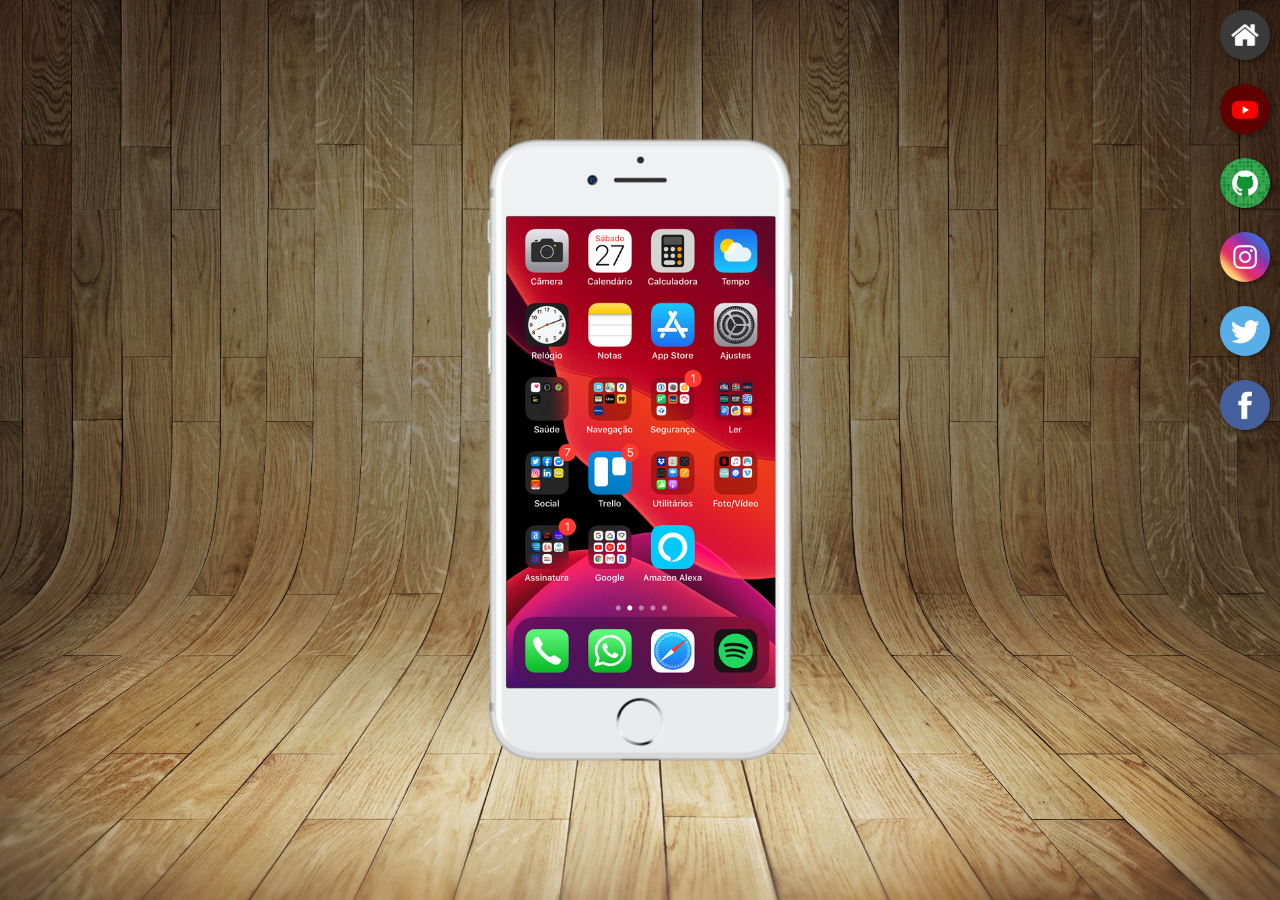
<file: index.html>
<!DOCTYPE html>
<html lang="pt-pt">
<head>
    <meta charset="UTF-8">
    <meta http-equiv="X-UA-Compatible" content="IE=edge">
    <meta name="viewport" content="width=device-width, initial-scale=1.0">
    <link rel="shortcut icon" href="favicon.ico" type="image/x-icon">
    <link rel="stylesheet" href="estilos/styles.css">
    <title>Redes Sociais</title>
</head>
<body>
    <main>
        <section id="telefone">
            <iframe src="home.html" name="tela" id="tela" frameborder="0">
                O seu navegador não é compatível com isso
            </iframe>
        </section>
        <section id="redes-sociais">
            <a href="home.html" target="tela"><img src="imagens/logo-home.jpg" alt="Início"></a></br>
            <a href="youtube.html" target="tela"><img src="imagens/logo-youtube.jpg" alt="Youtube"></a></br>
            <a href="github.html" target="tela"><img src="imagens/logo-github.jpg" alt="GitHub"></a></br>
            <a href="Insta.html" target="tela"><img src="imagens/logo-instagram.jpg" alt="Instagram"></a></br>
            <a href="twitter.html" target="tela"><img src="imagens/logo-twitter.jpg" alt="Twitter"></a></br>
            <a href="facebook.html" target="tela"><img src="imagens/logo-facebook.jpg" alt="Facebook"></a></br>
        </section>
    </main>
</body>
</html>
</file>
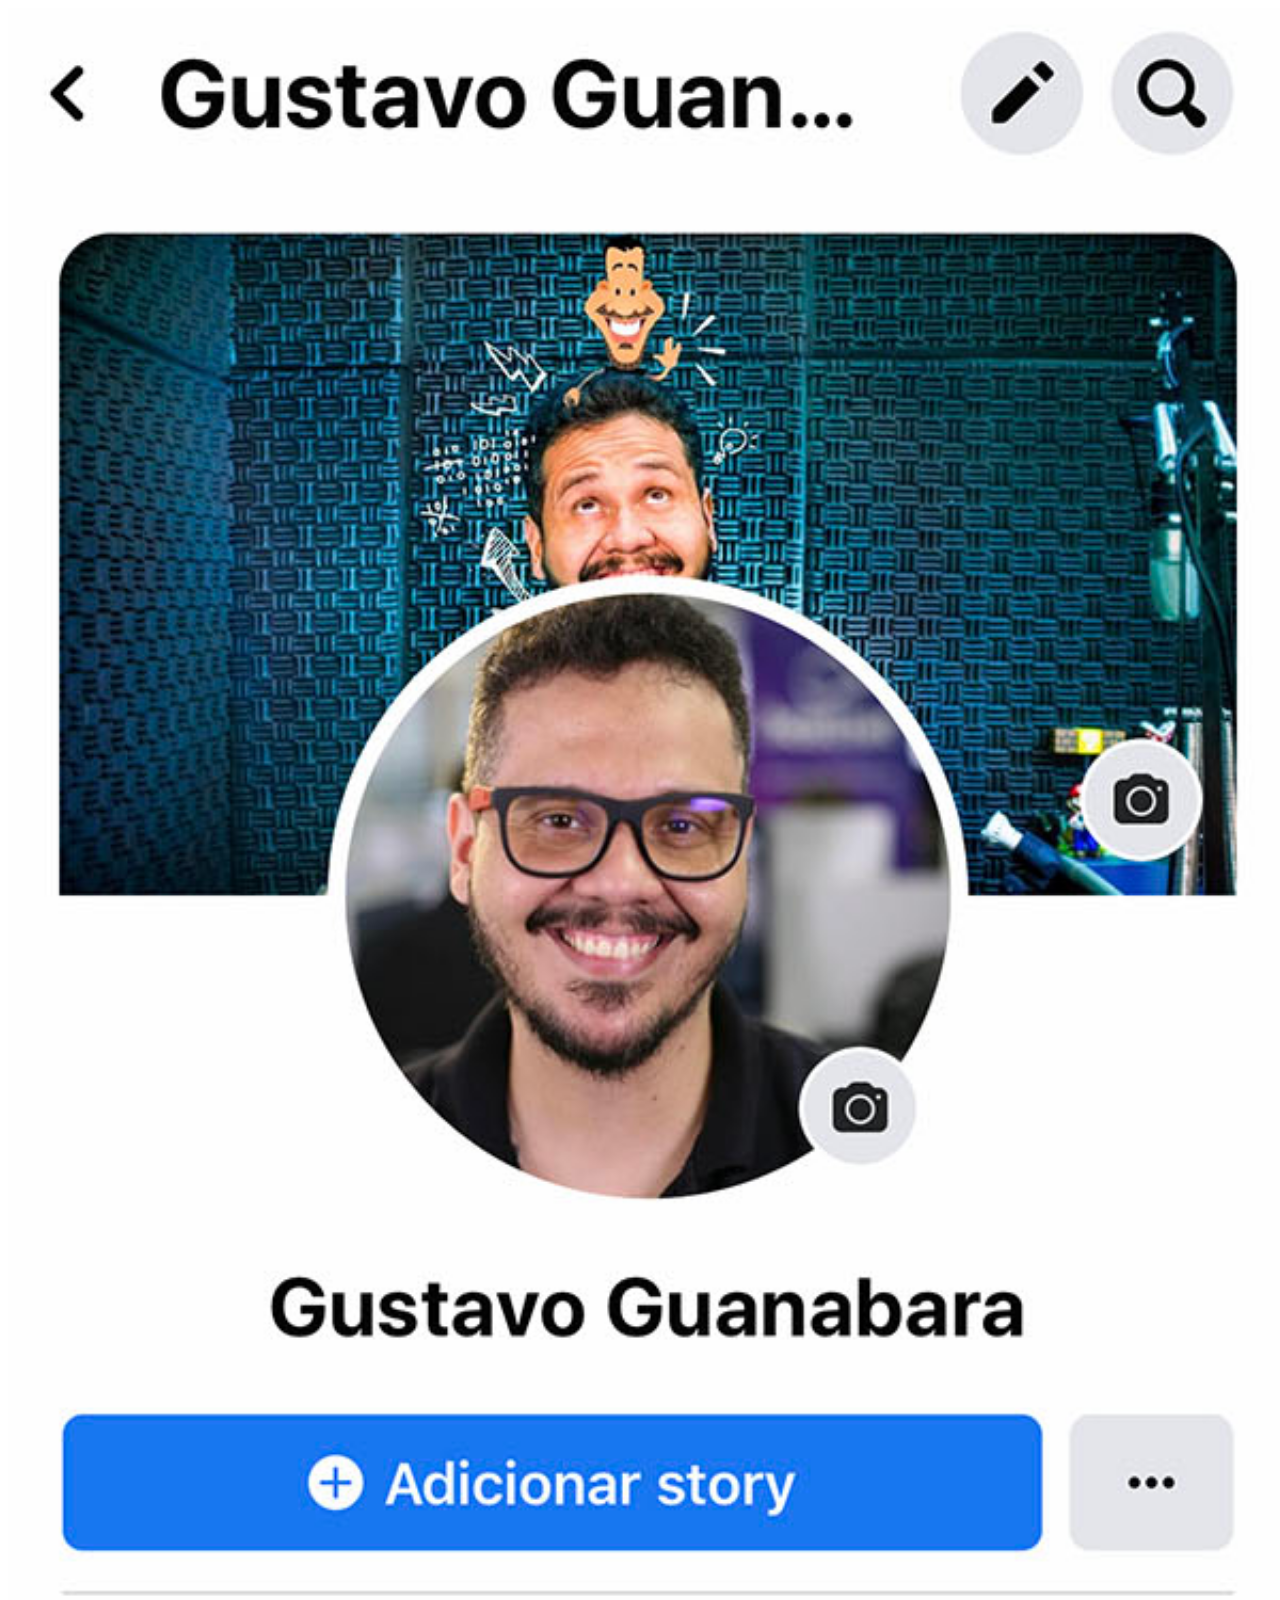
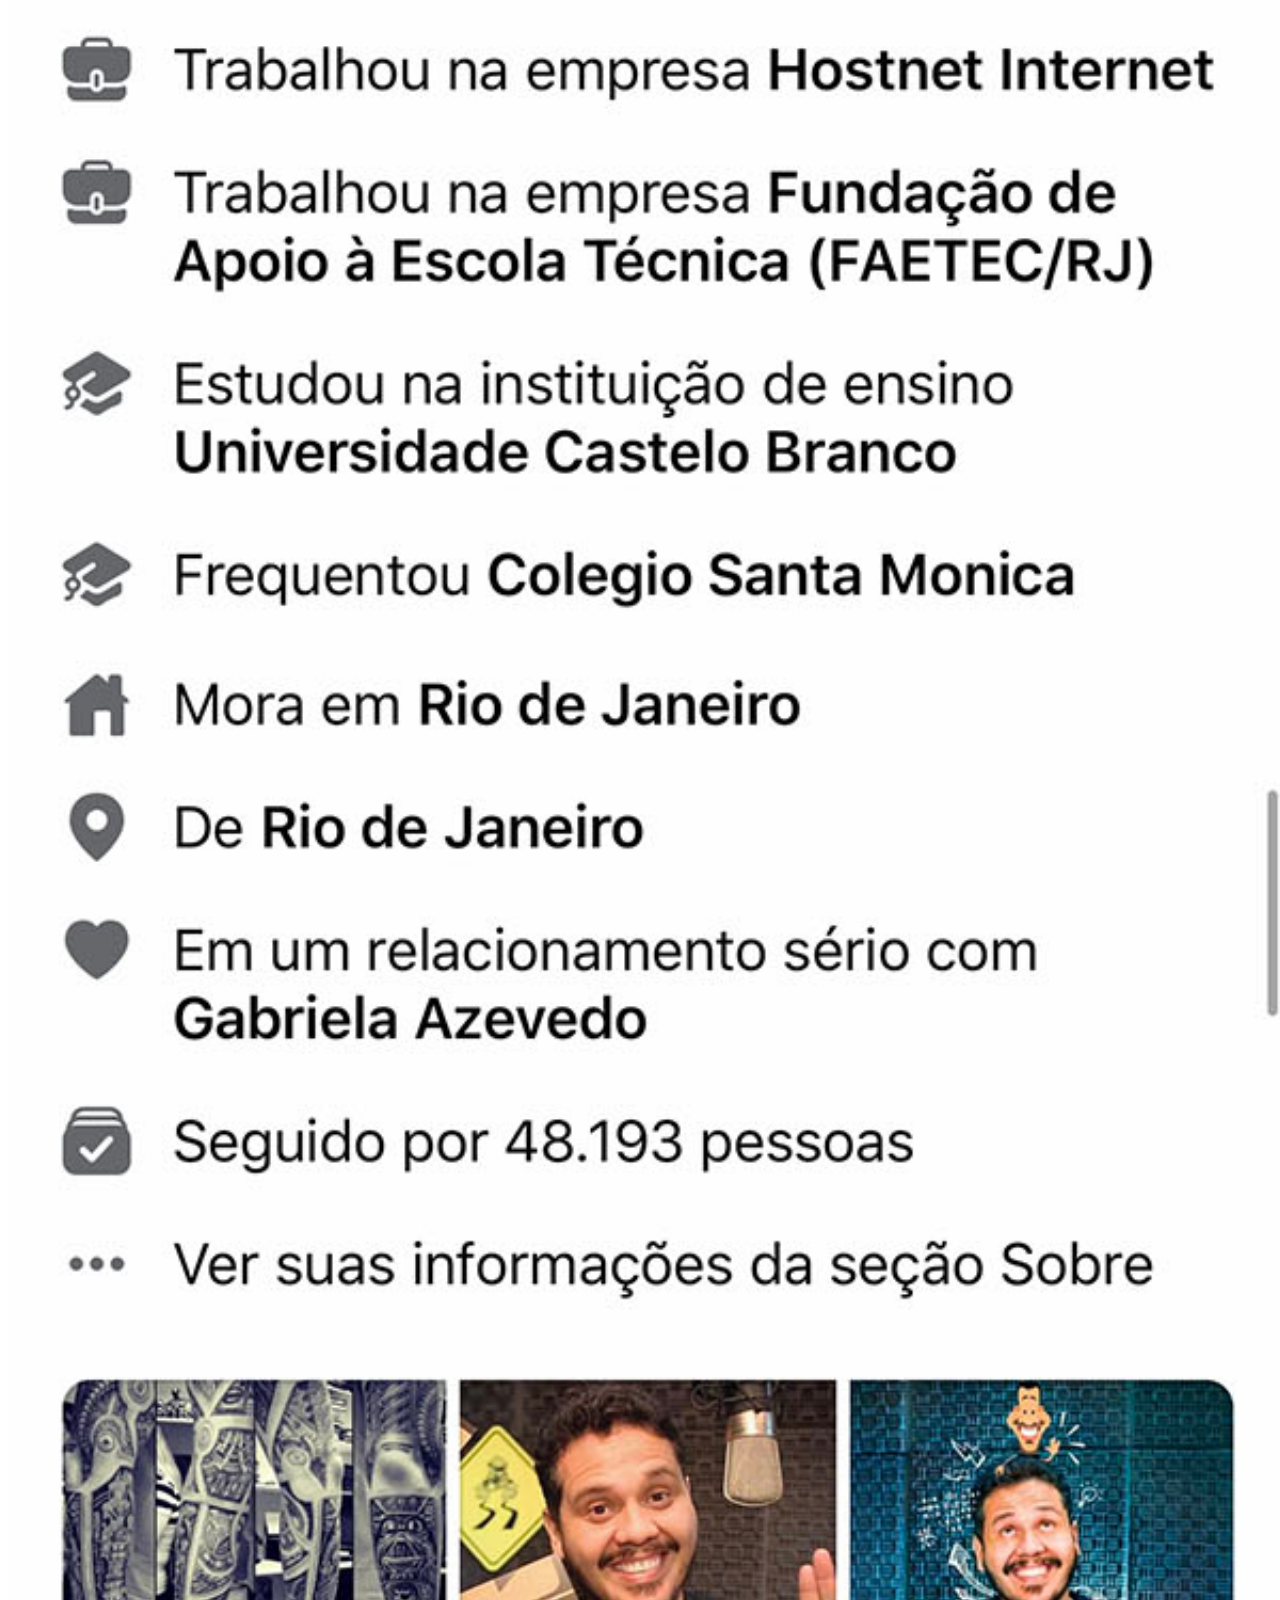
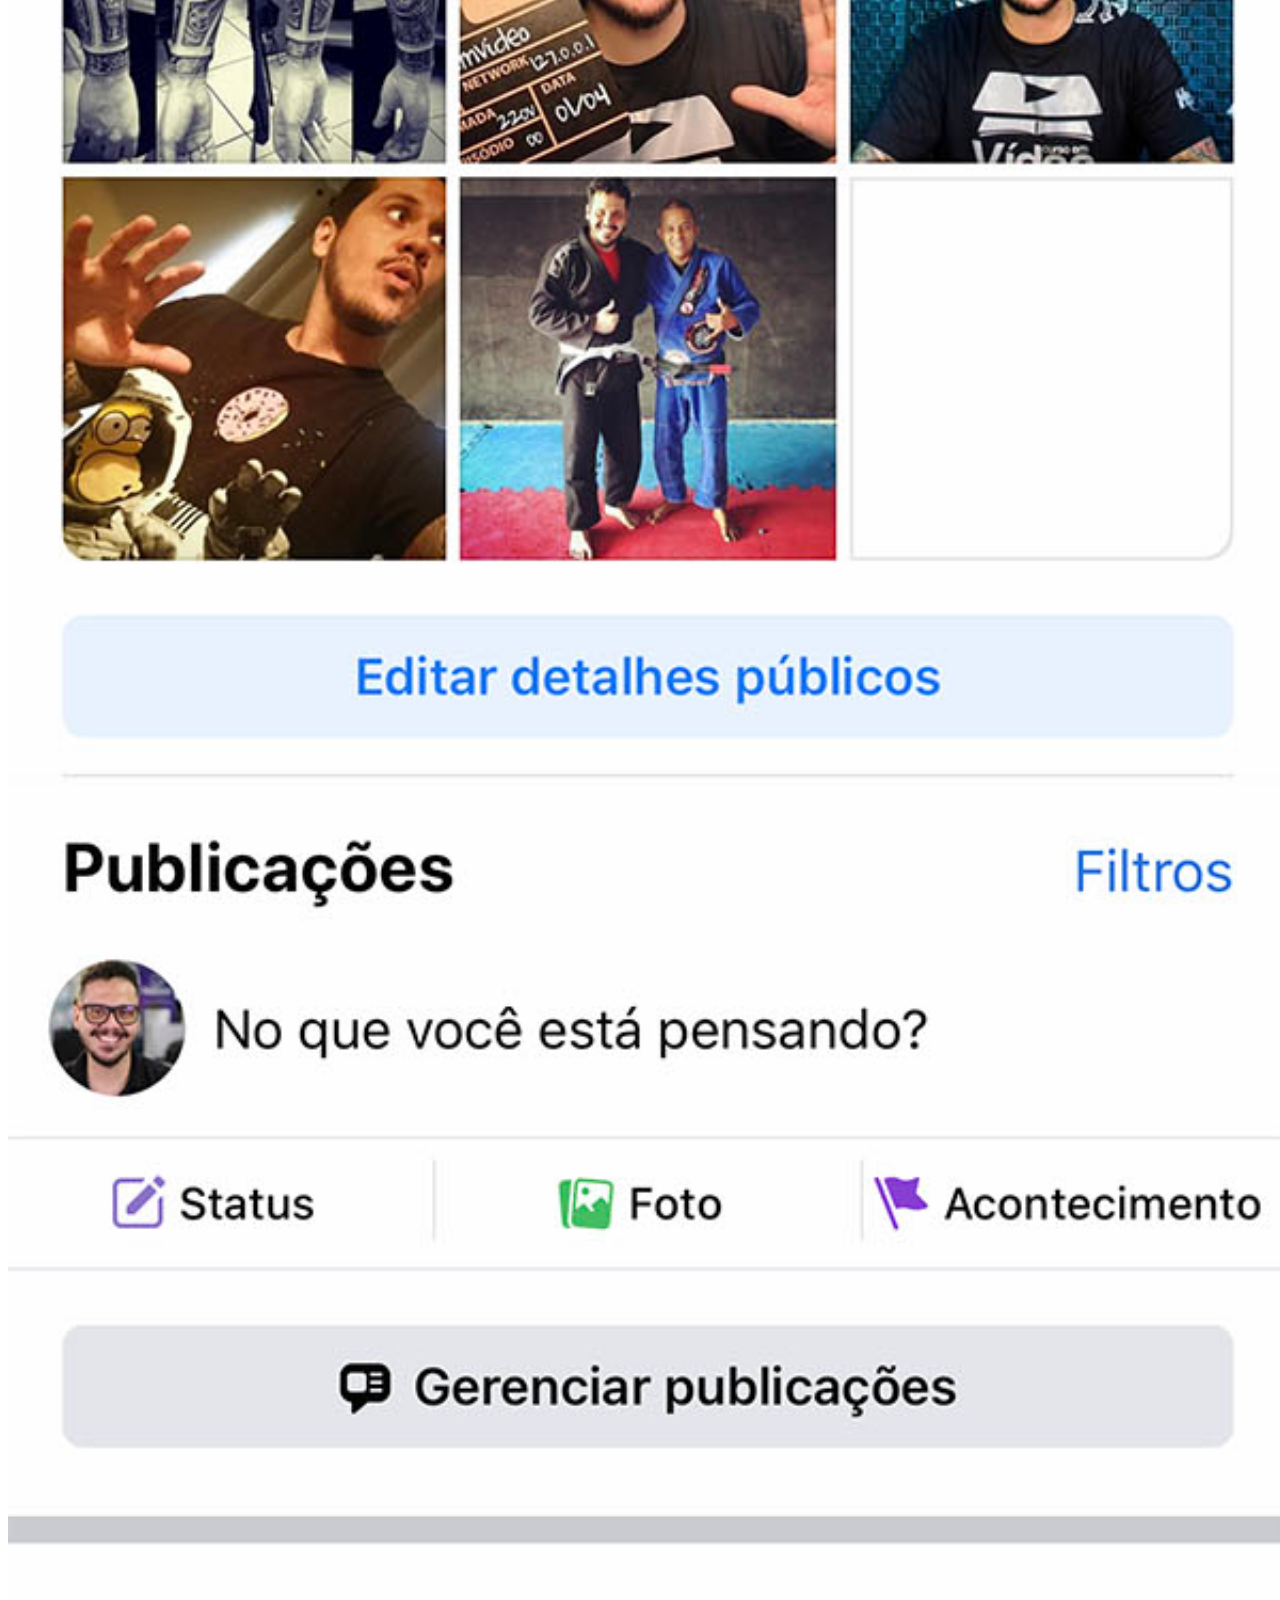
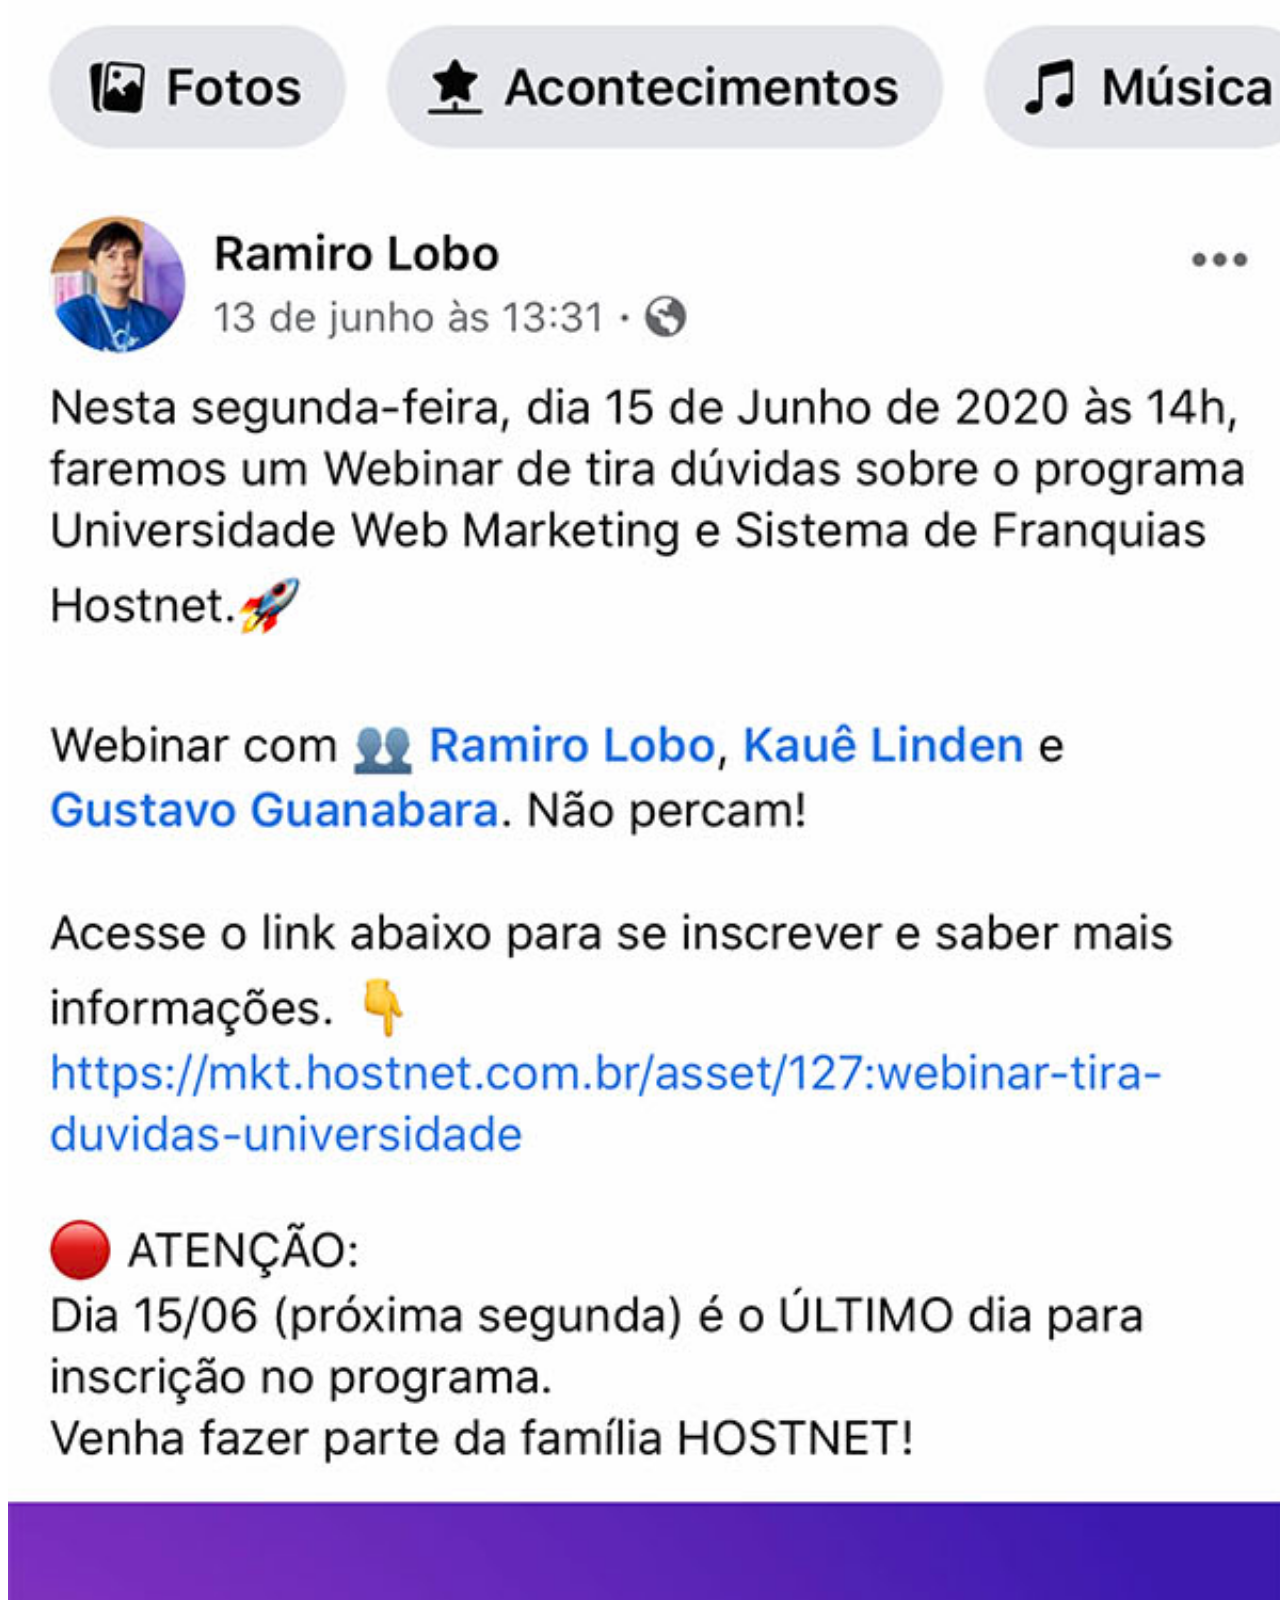
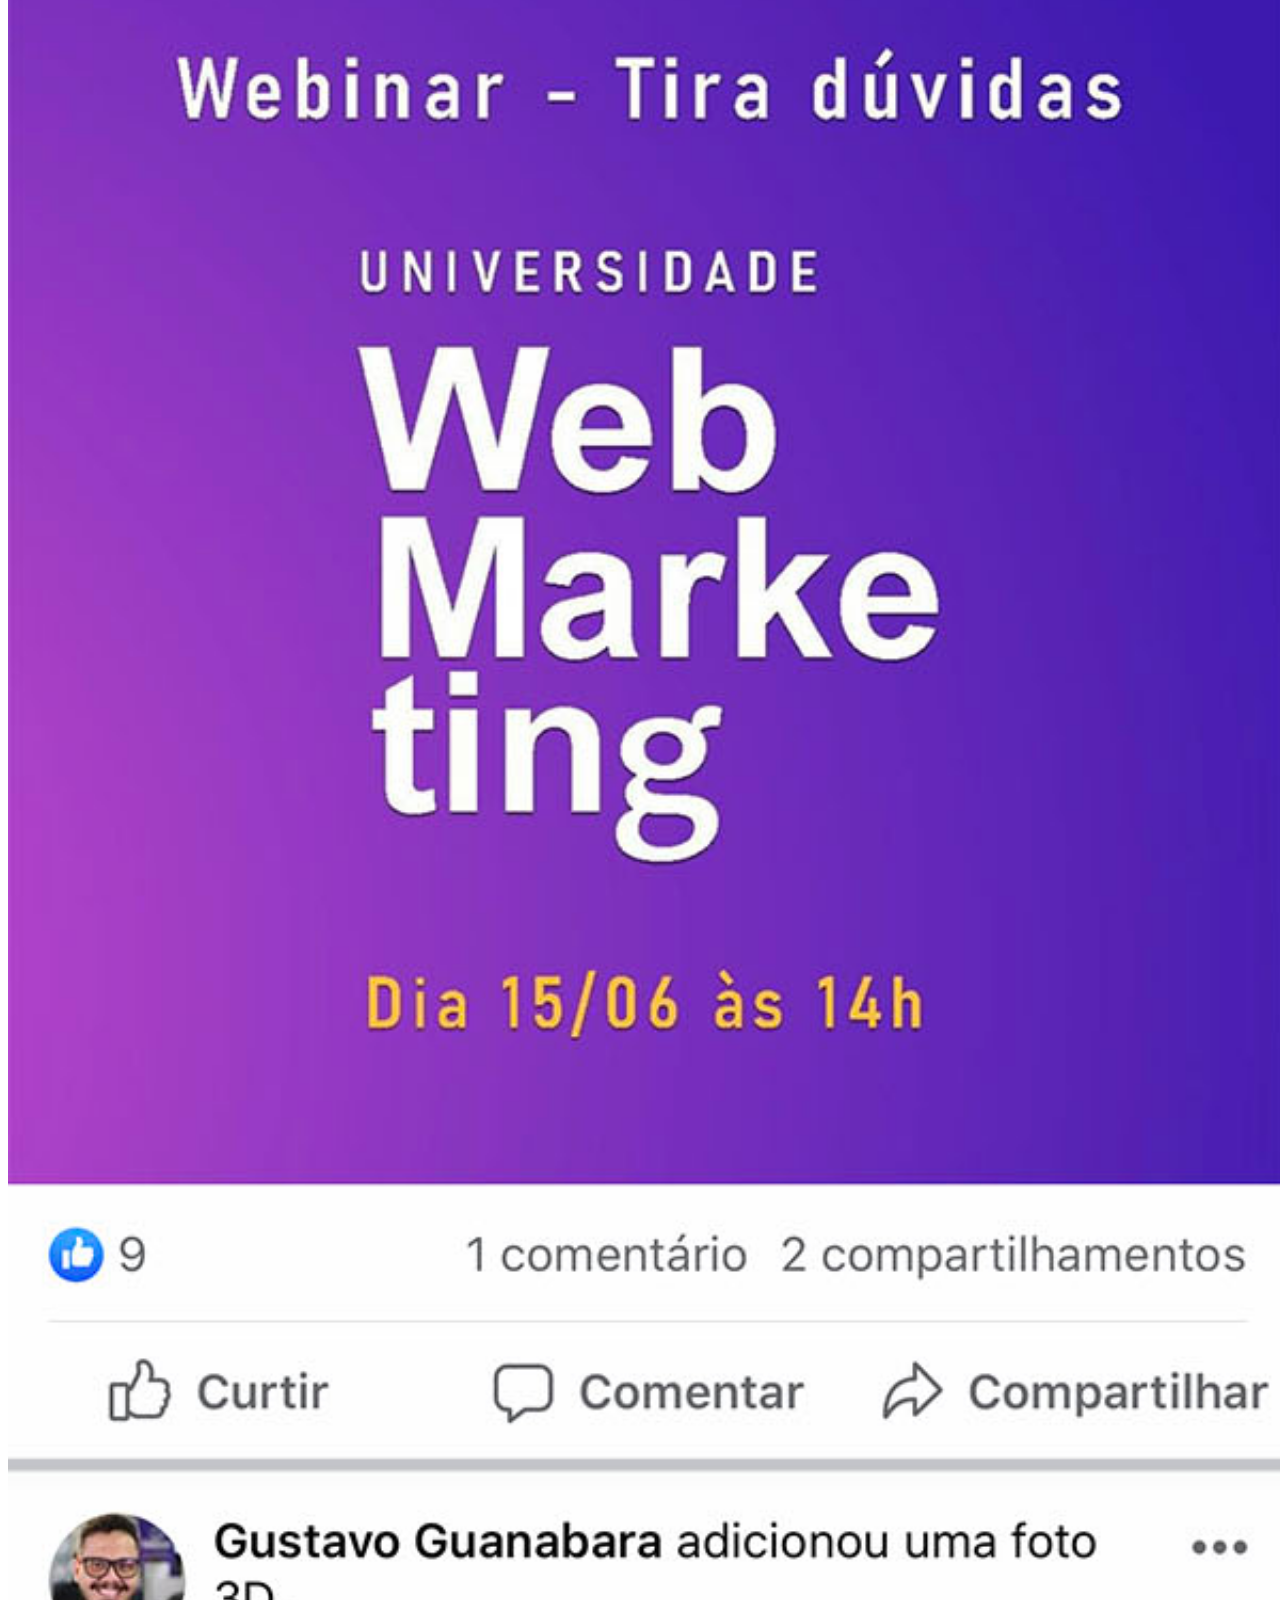
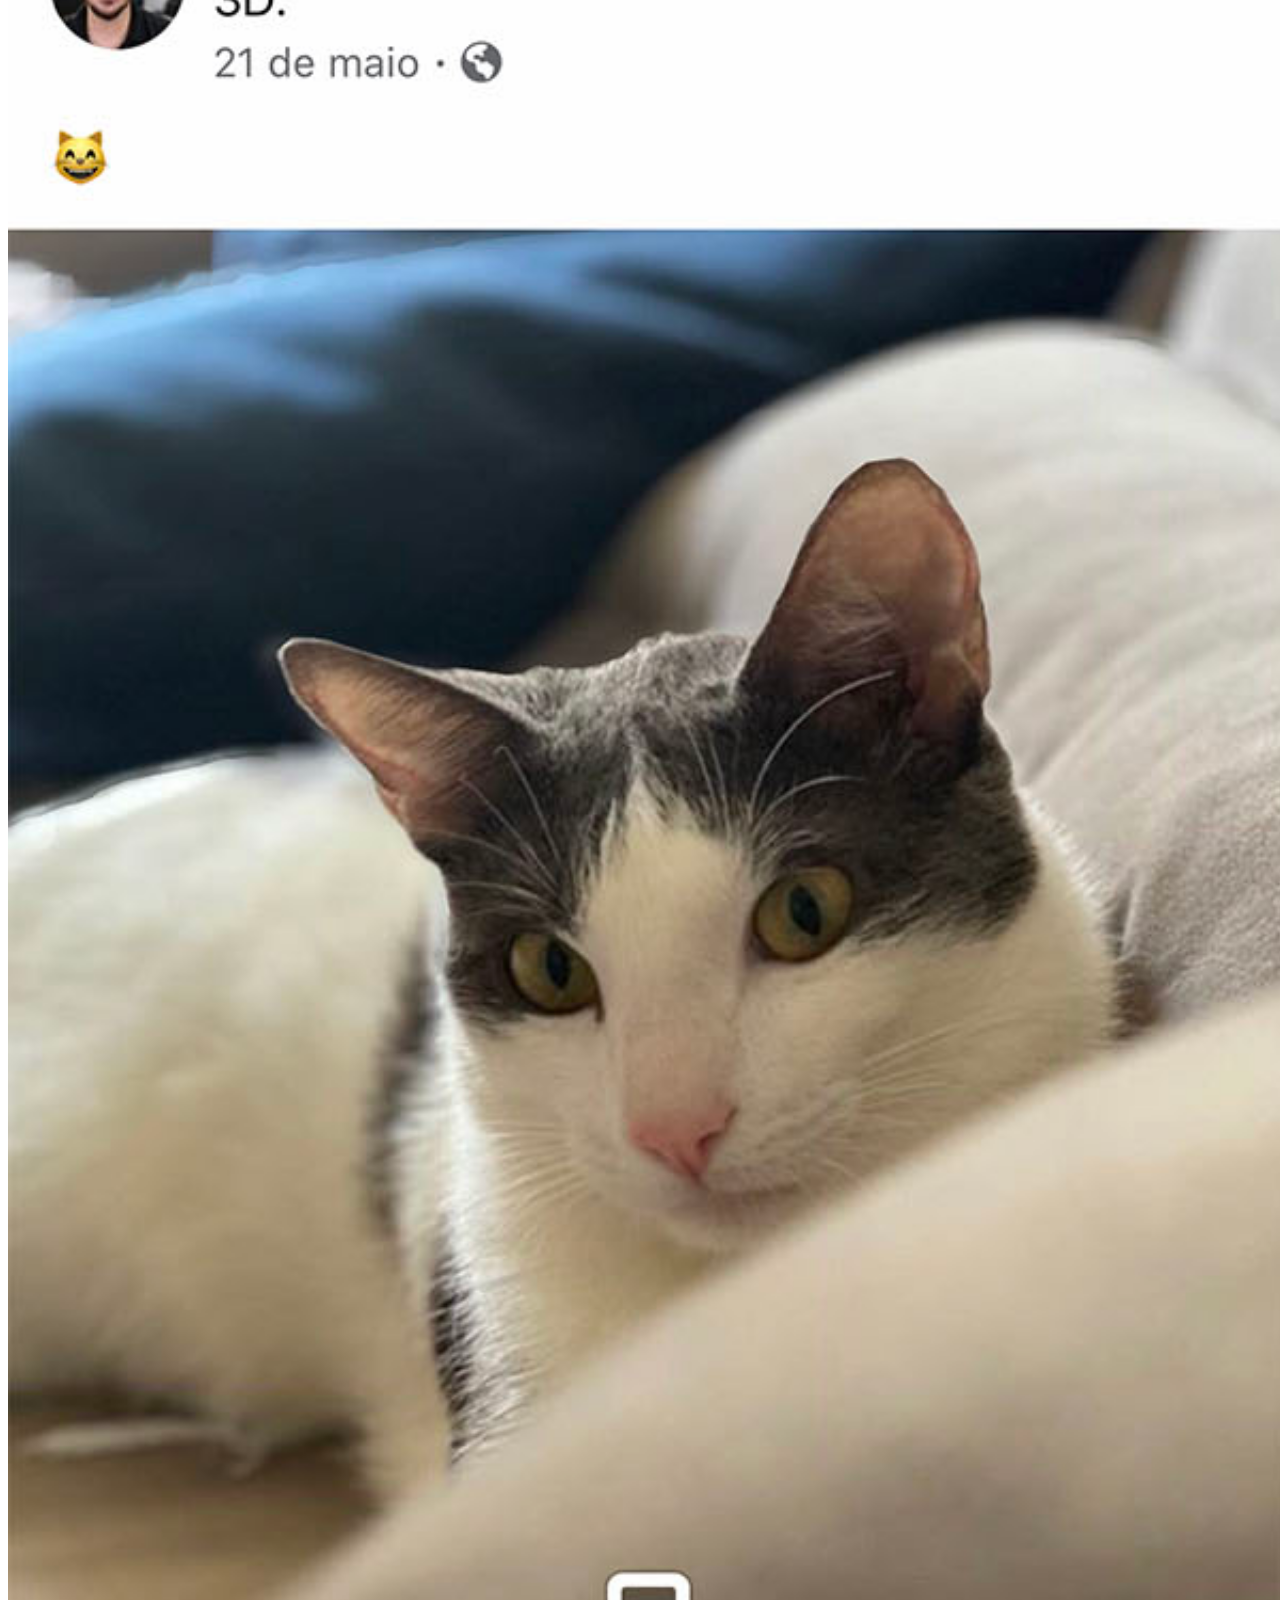
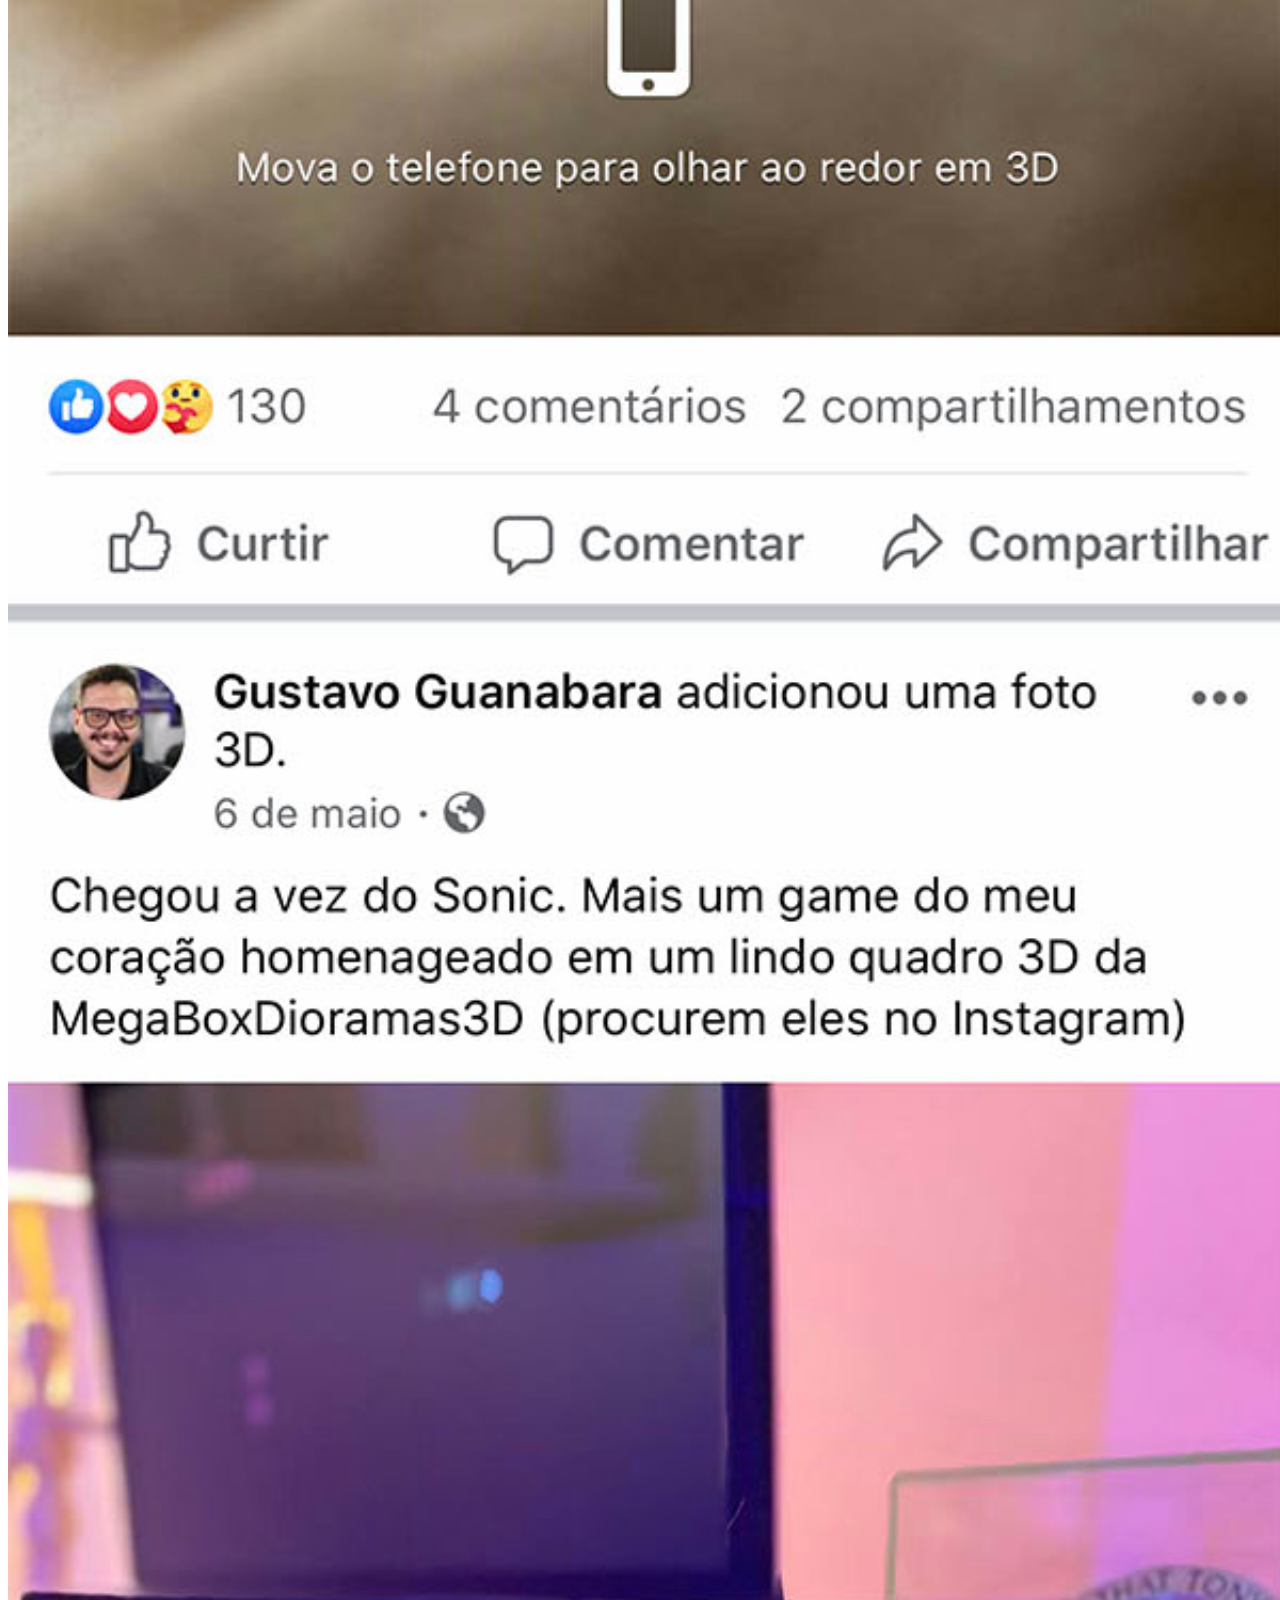
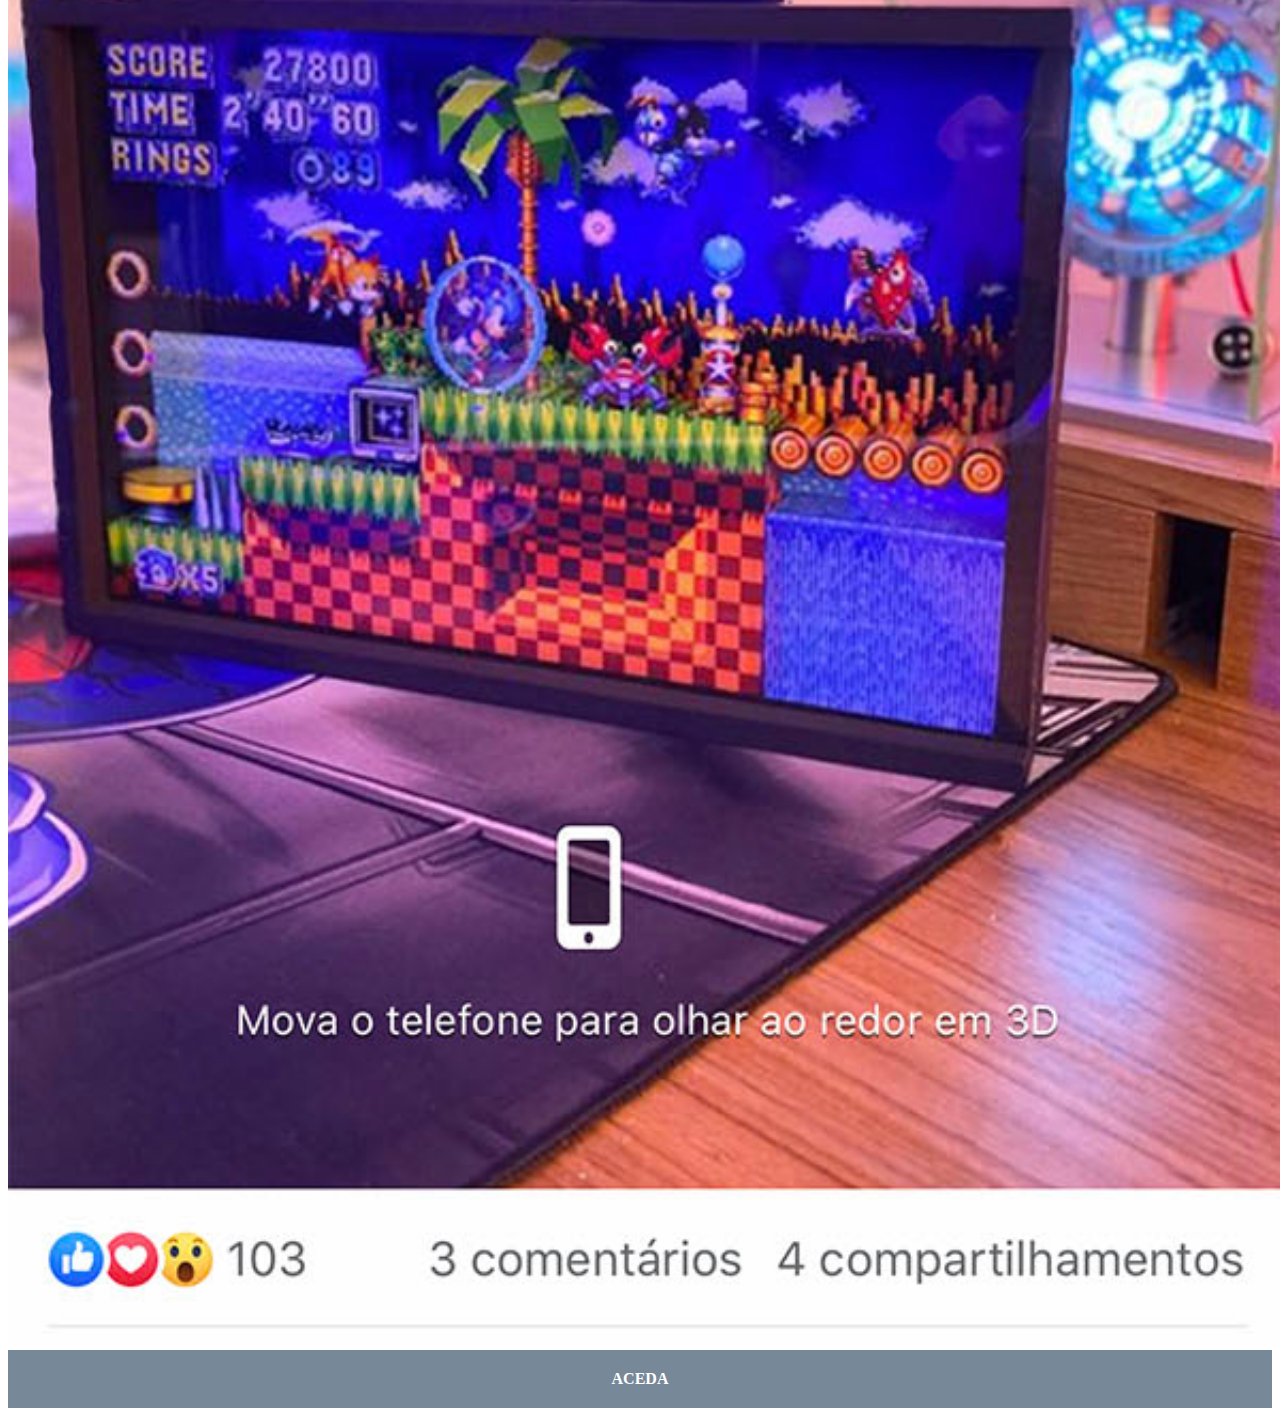
<file: facebook.html>
<!DOCTYPE html>
<html lang="pt-pt">
<head>
    <meta charset="UTF-8">
    <meta http-equiv="X-UA-Compatible" content="IE=edge">
    <meta name="viewport" content="width=device-width, initial-scale=1.0">
    <title>Facebook</title>
    <link rel="stylesheet" href="estilos/social.css">
</head>
<body>
    <img src="imagens/tela-facebook.jpg" alt="Facebook">
    <a href="https://www.facebook.com/" target="_blank">ACEDA</a>
</body>
</html>
</file>
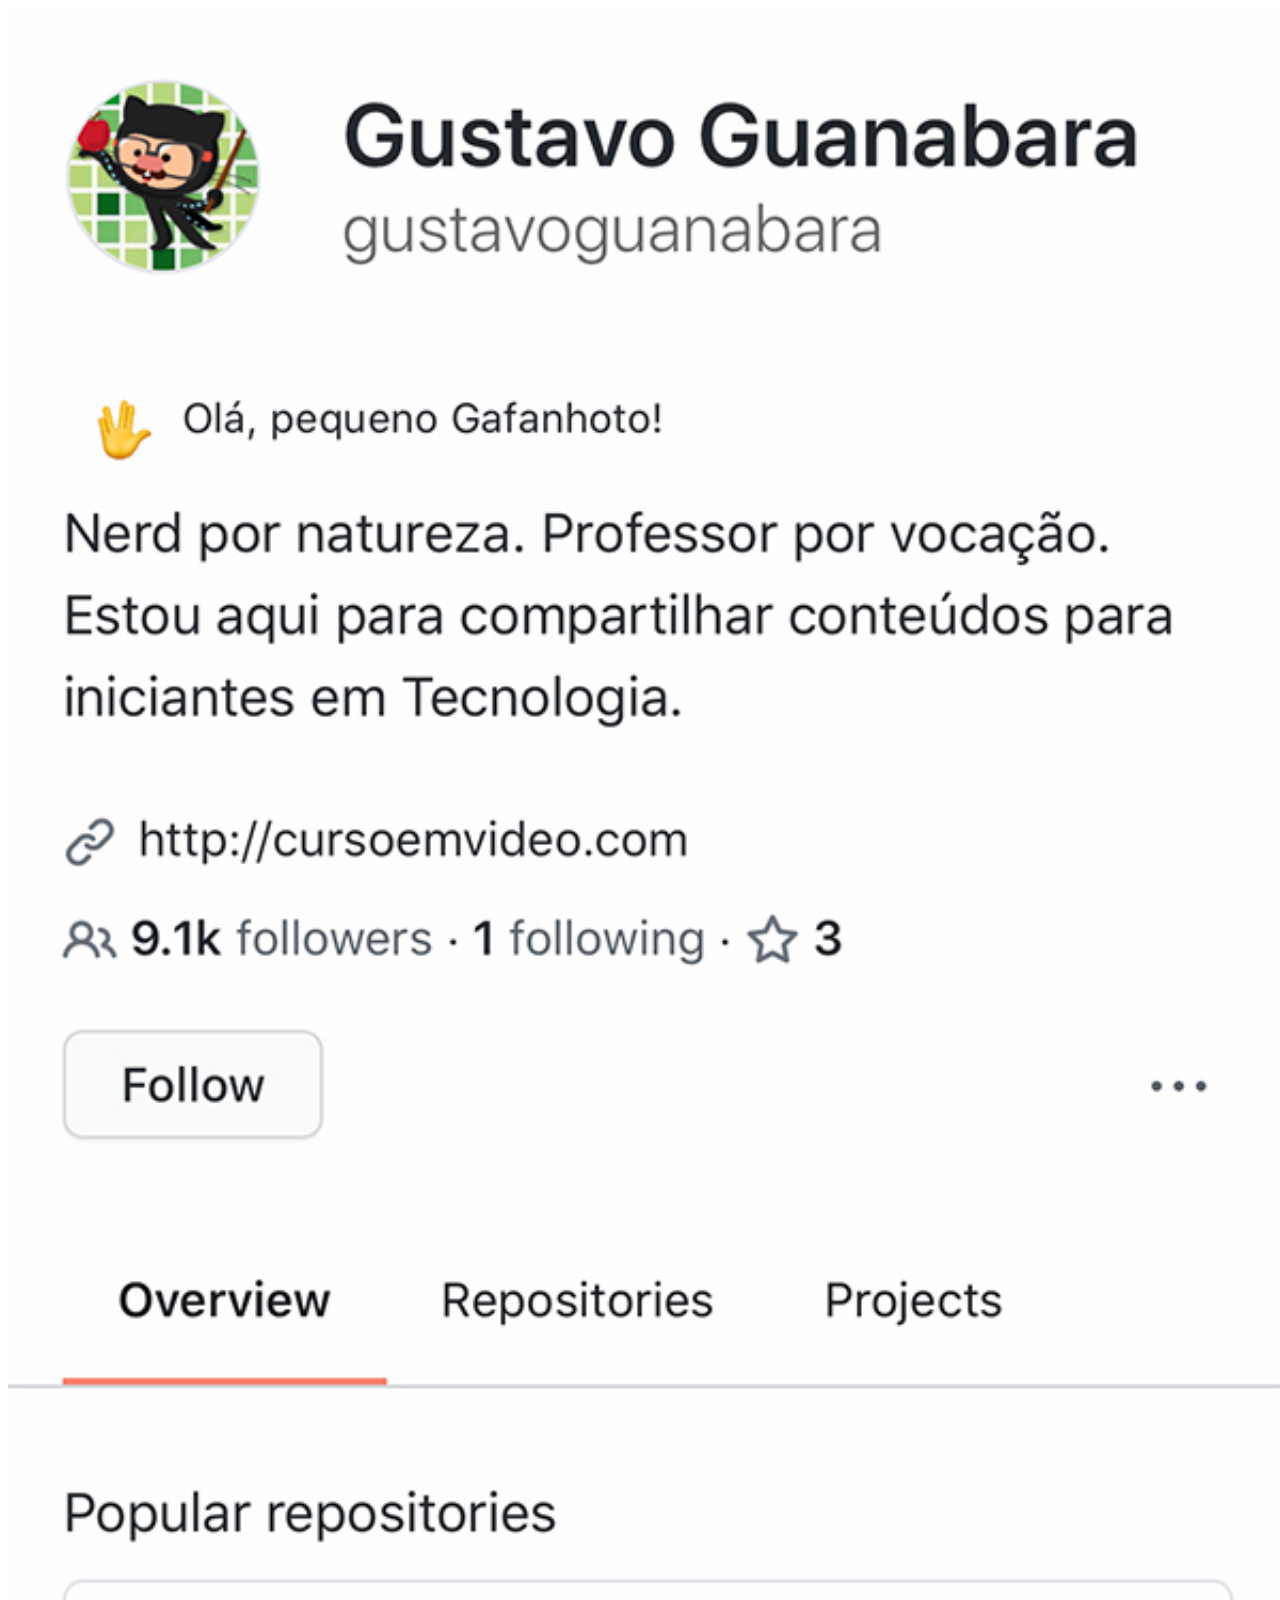
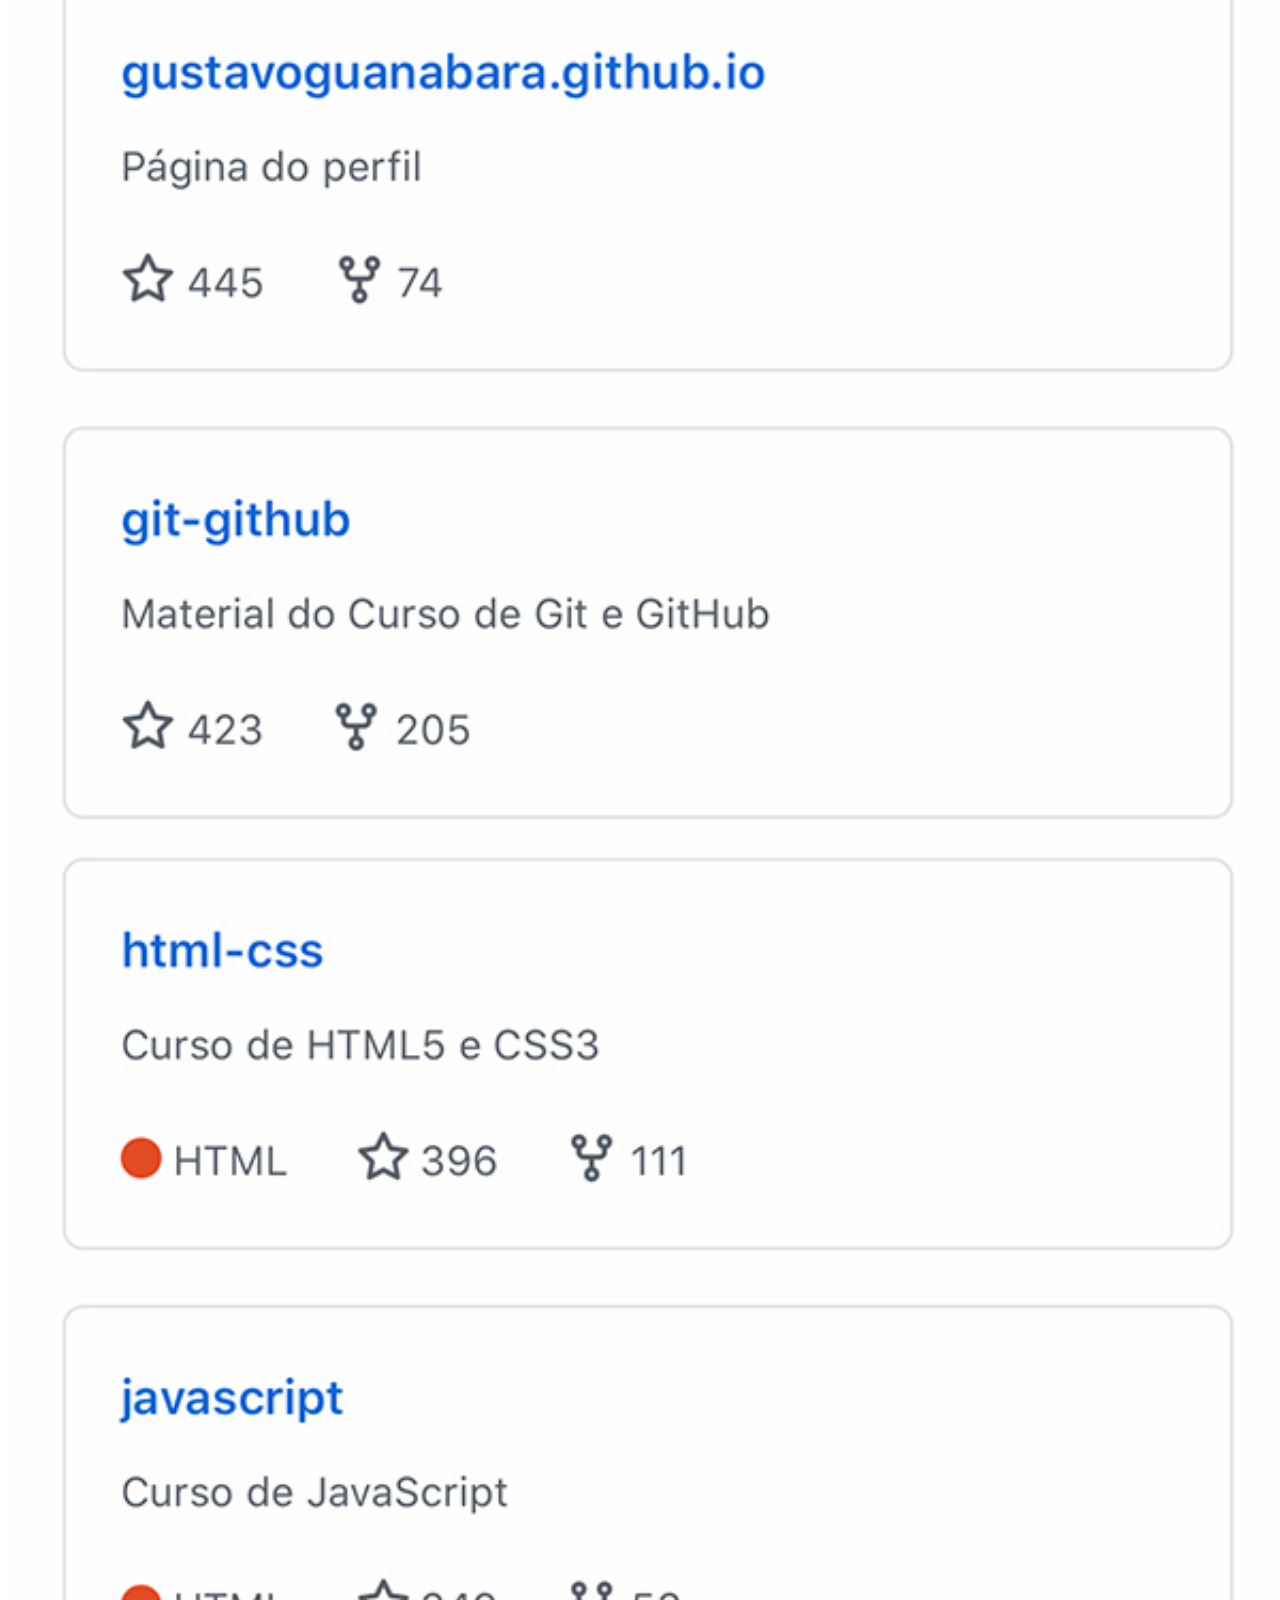
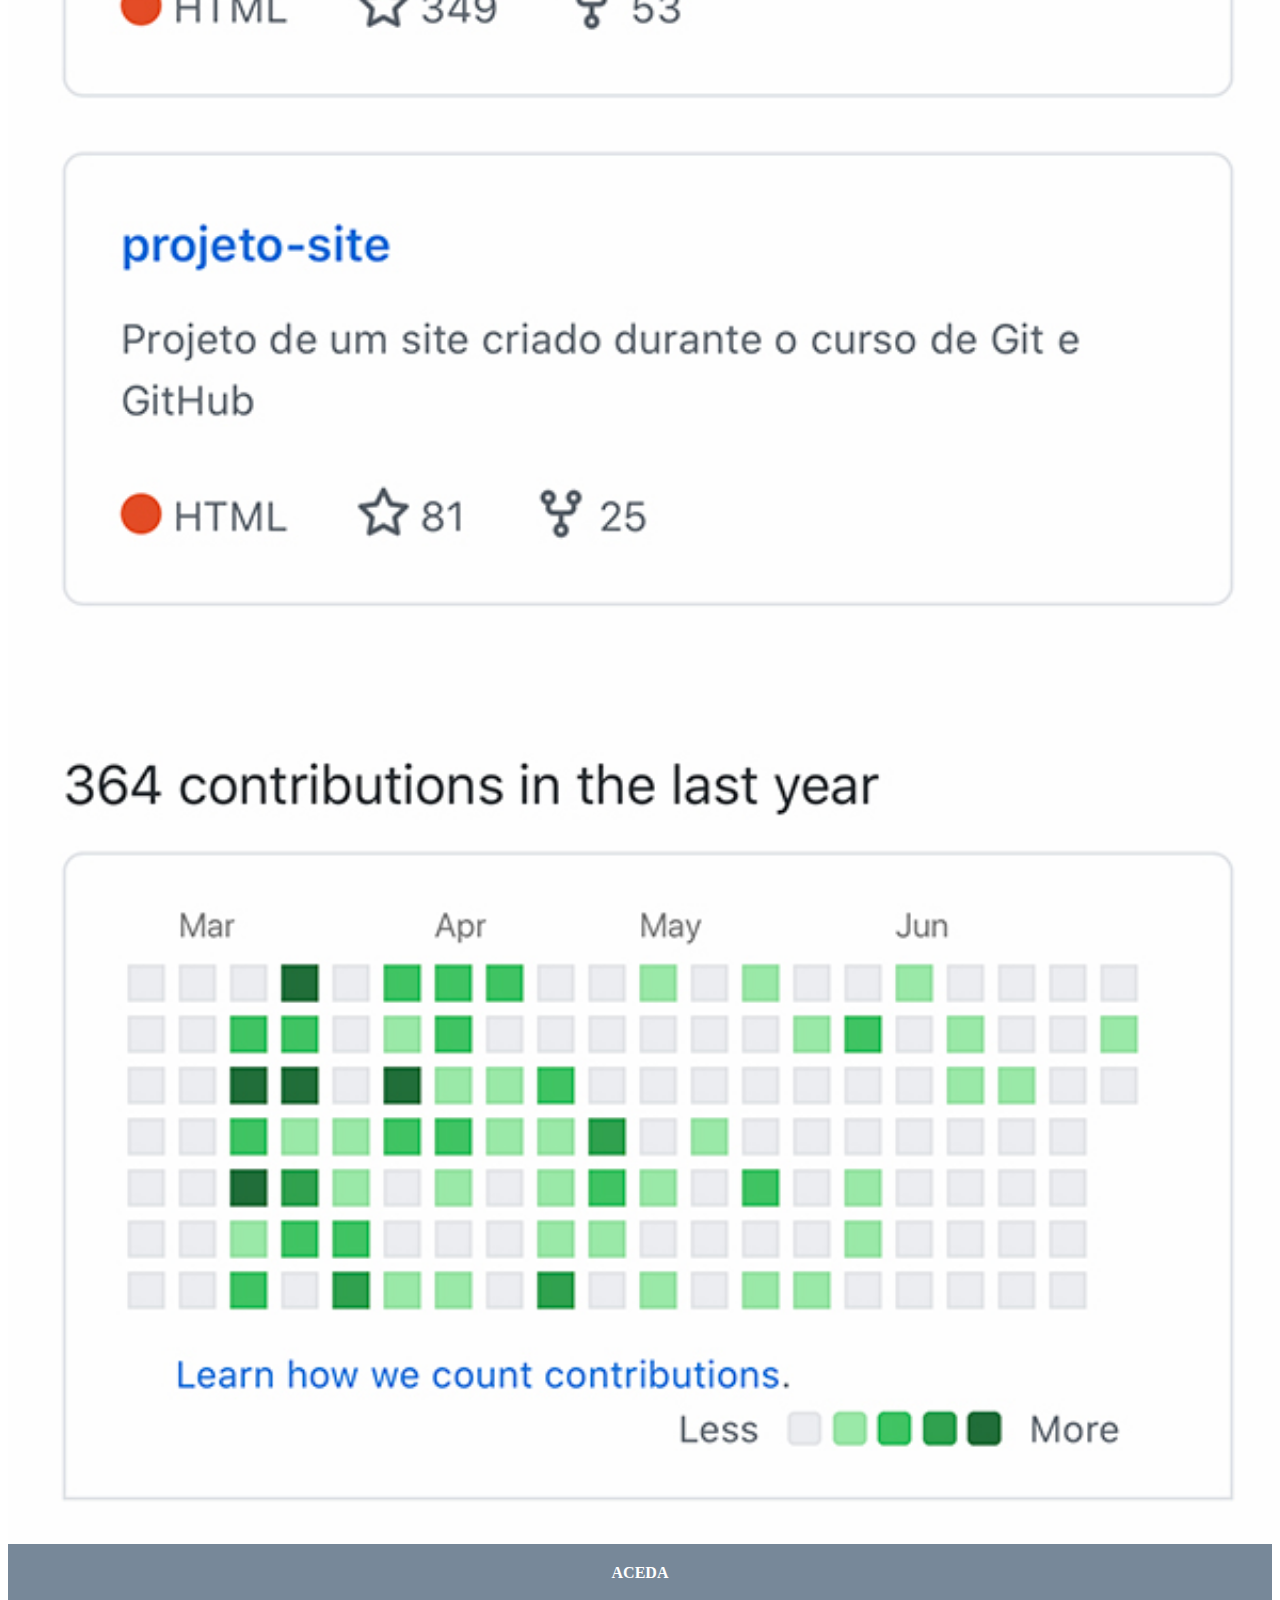
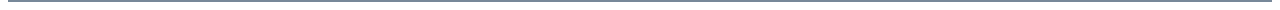
<file: github.html>
<!DOCTYPE html>
<html lang="pt-pt">
<head>
    <meta charset="UTF-8">
    <meta http-equiv="X-UA-Compatible" content="IE=edge">
    <meta name="viewport" content="width=device-width, initial-scale=1.0">
    <title>Github</title>
    <link rel="stylesheet" href="estilos/social.css">
</head>
<body>
    <img src="imagens/tela-github.jpg" alt="Github">
    <a href="https://github.com/" target="_blank">ACEDA</a>
</body>
</html>
</file>
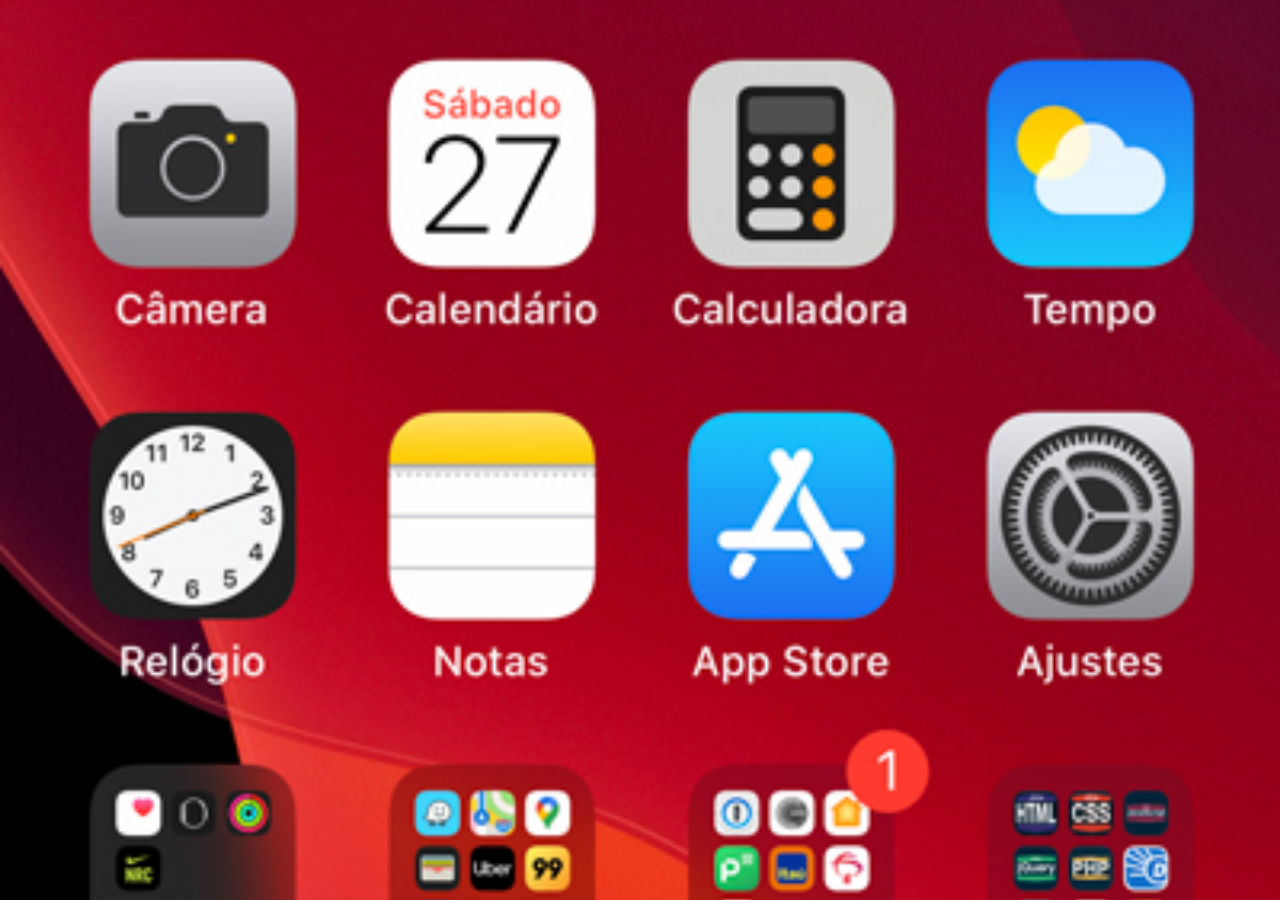
<file: home.html>
<!DOCTYPE html>
<html lang="pt-pt">
<head>
    <meta charset="UTF-8">
    <meta http-equiv="X-UA-Compatible" content="IE=edge">
    <meta name="viewport" content="width=device-width, initial-scale=1.0">
    <title>Home</title>
</head>
<style>
    * {
        margin: 0px;
        padding: 0px;
    }

    body {
        width: 100vw;
        height: 100vh;
        background: black url('imagens/tela-home.jpg') no-repeat top center;
        background-size: cover;
    }
    
</style>
<body>
    
</body>
</html>
</file>
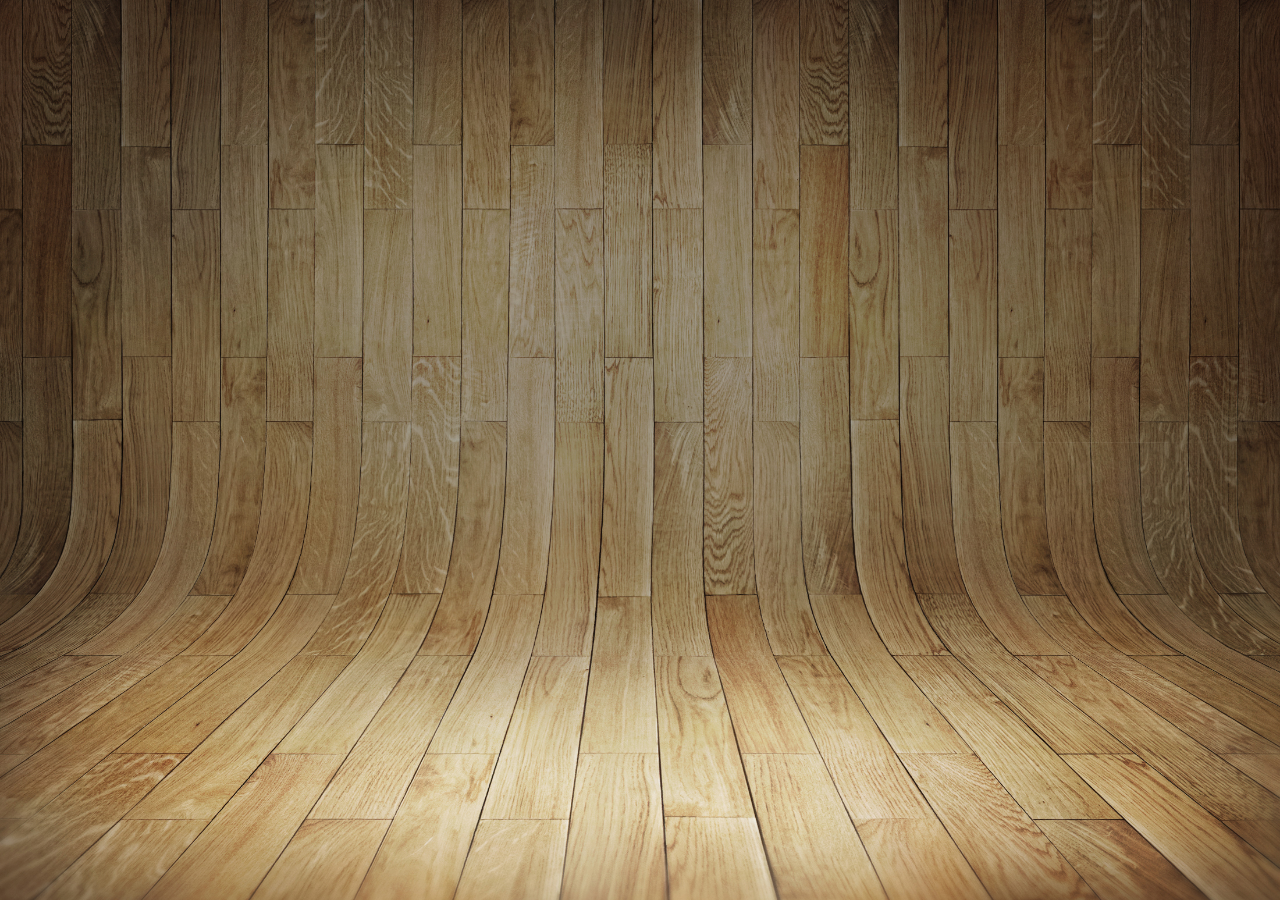
<file: Insta.html>
<!DOCTYPE html>
<html lang="pt-pt">
<head>
    <meta charset="UTF-8">
    <meta http-equiv="X-UA-Compatible" content="IE=edge">
    <meta name="viewport" content="width=device-width, initial-scale=1.0">
    <title>Instagram</title>
    <link rel="stylesheet" href="estilos/styles.css">
</head>
<body>
    
</body>
</html>
</file>
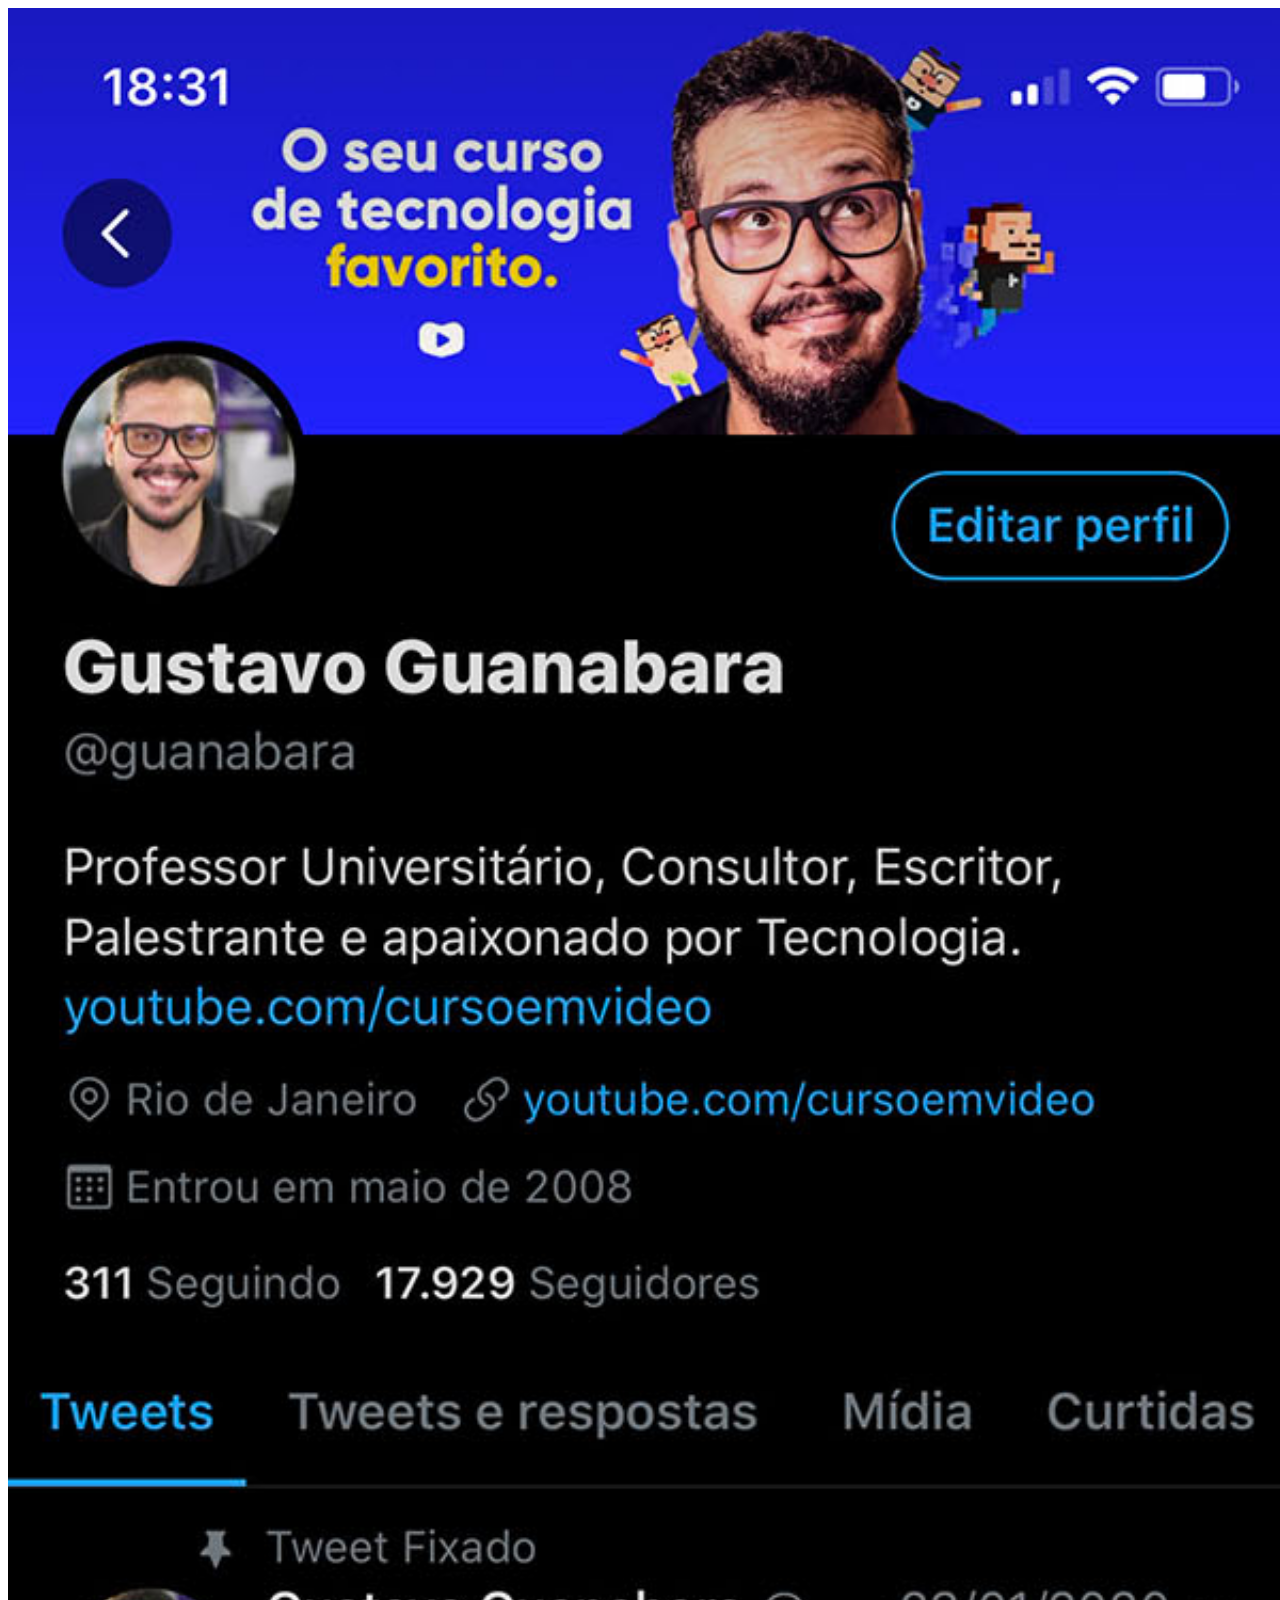
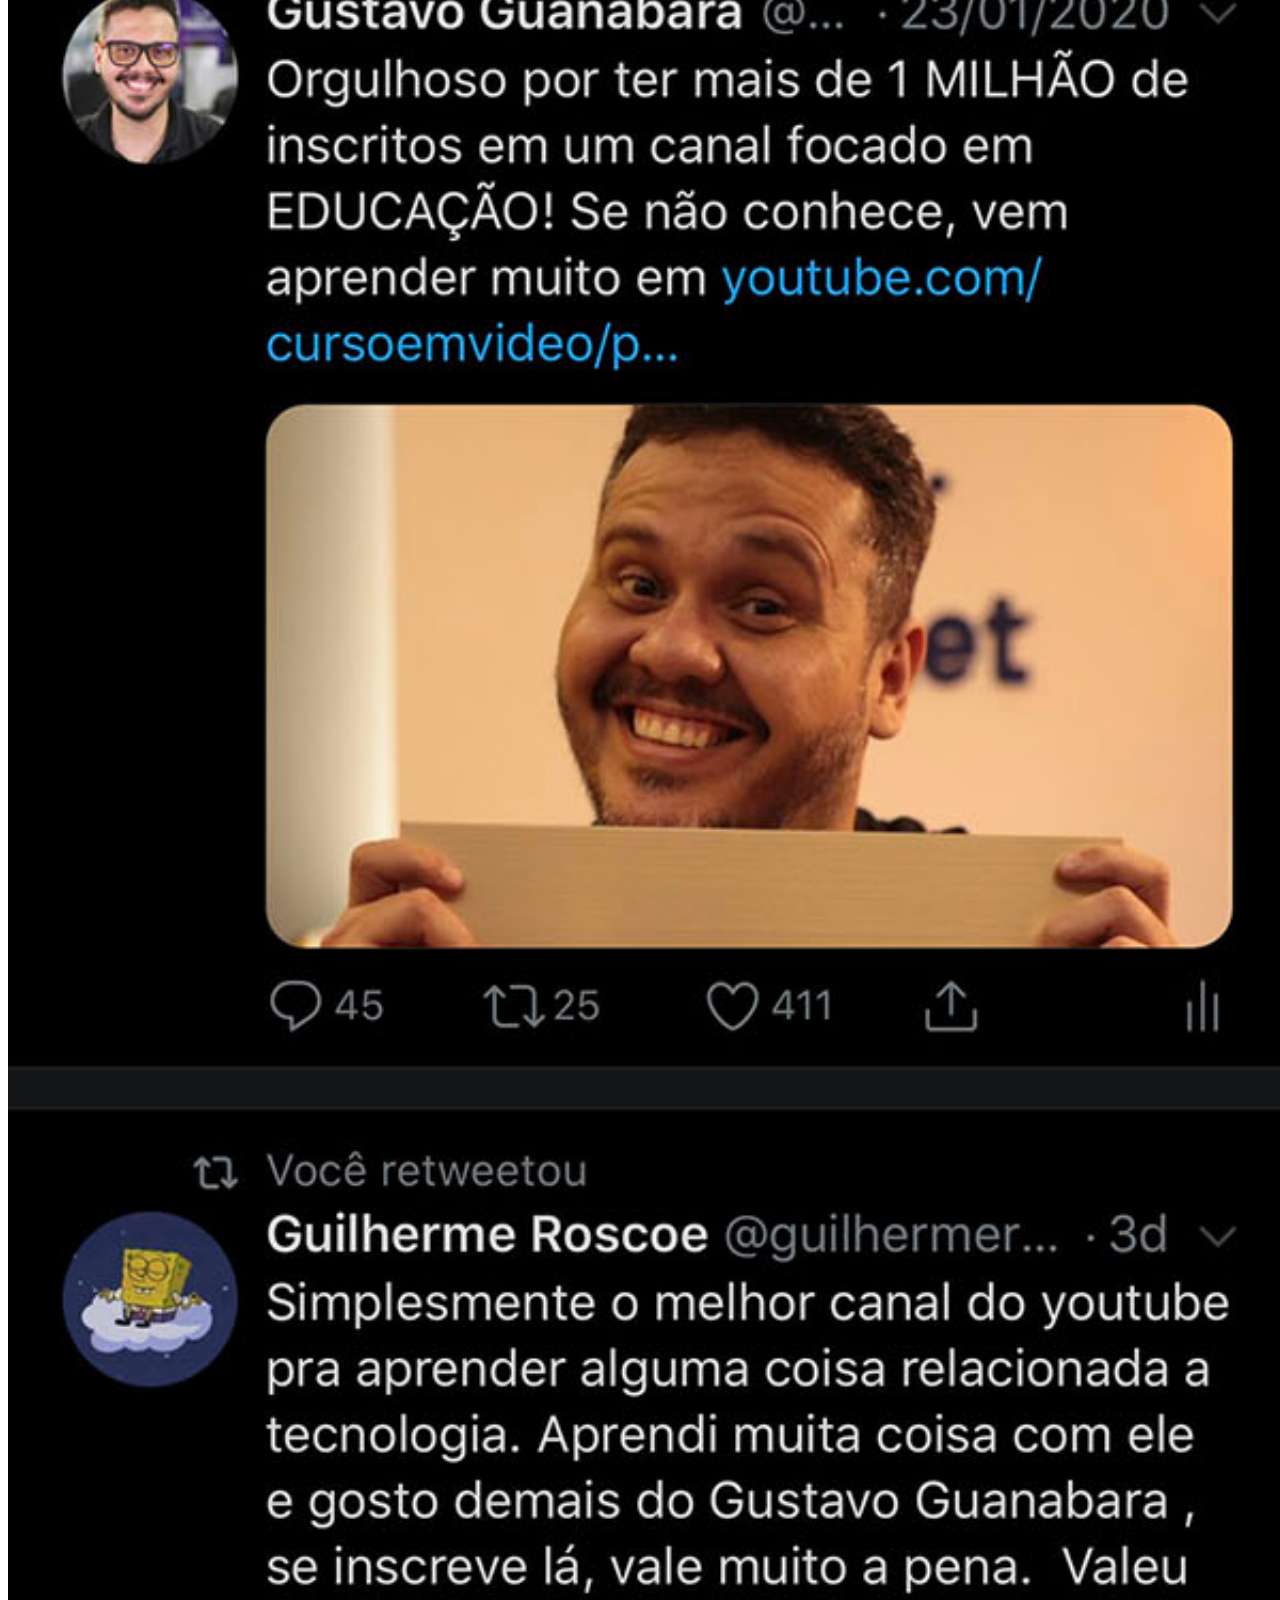
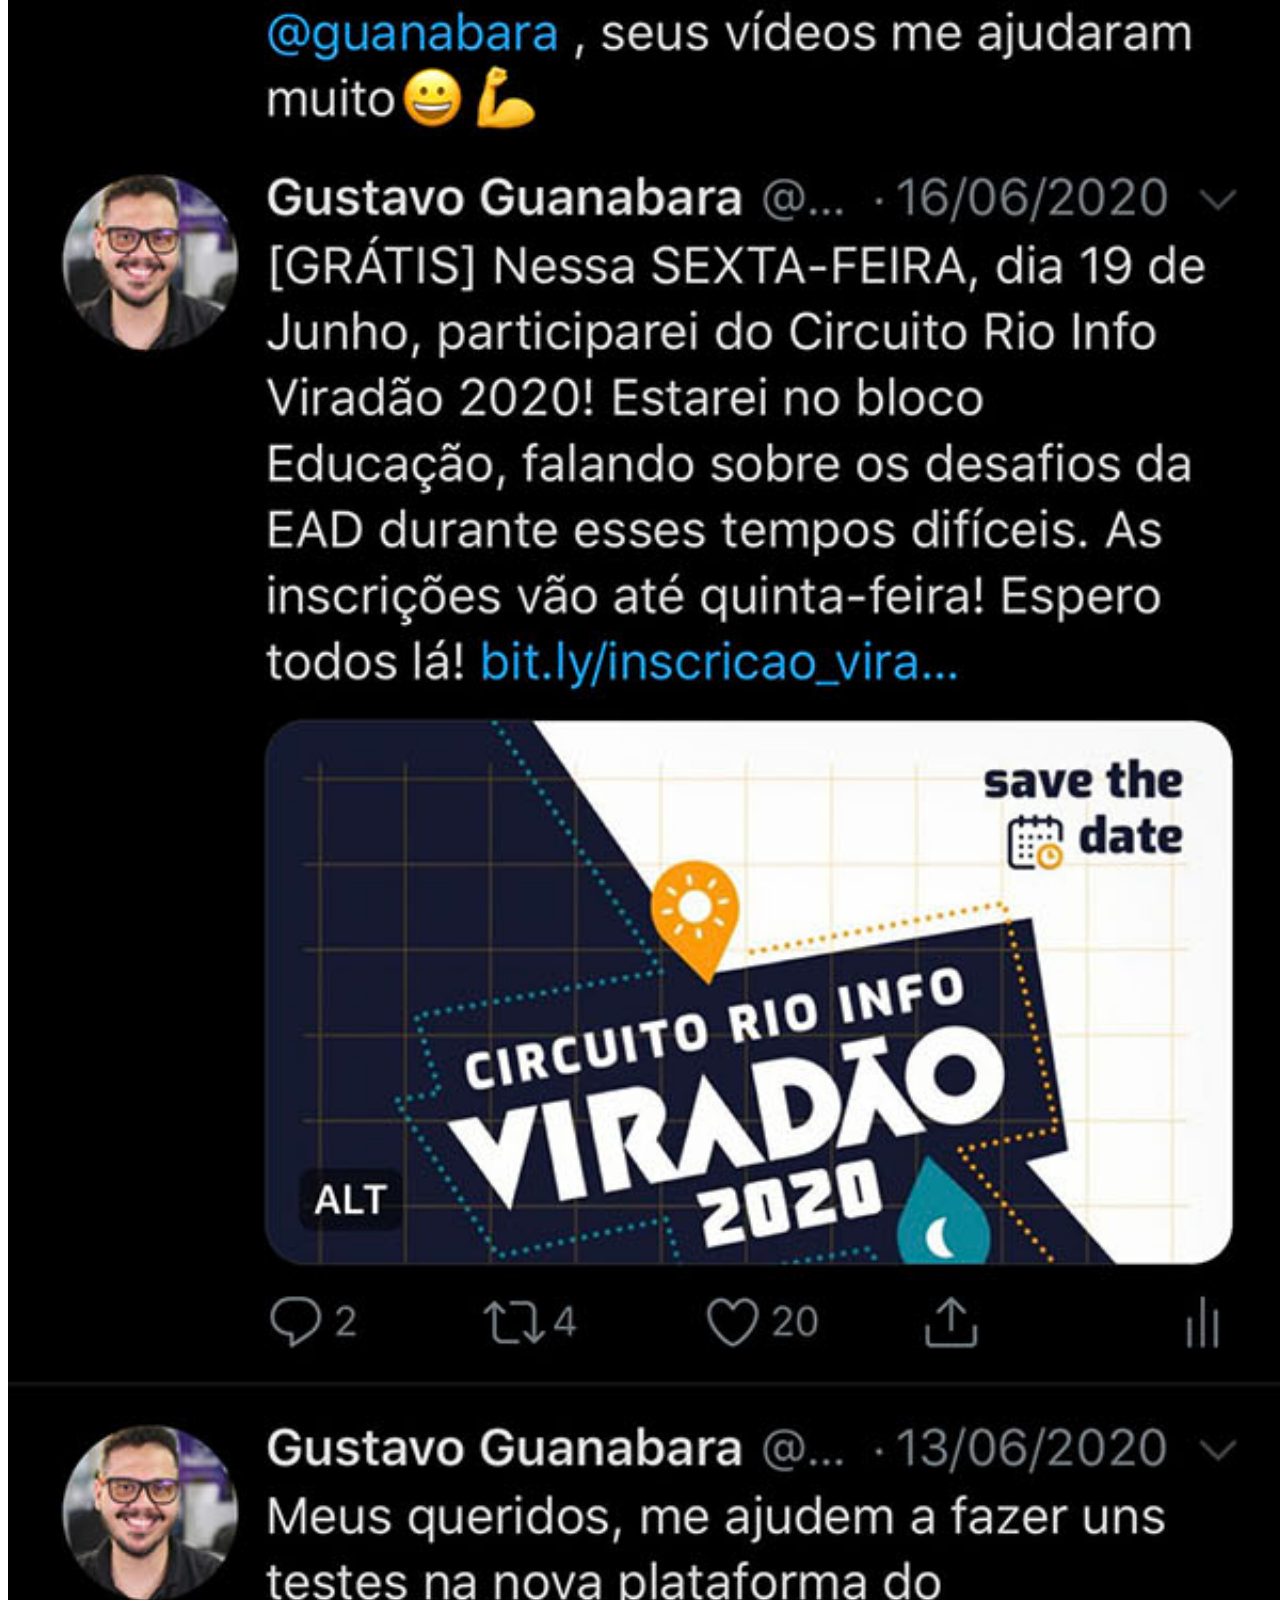
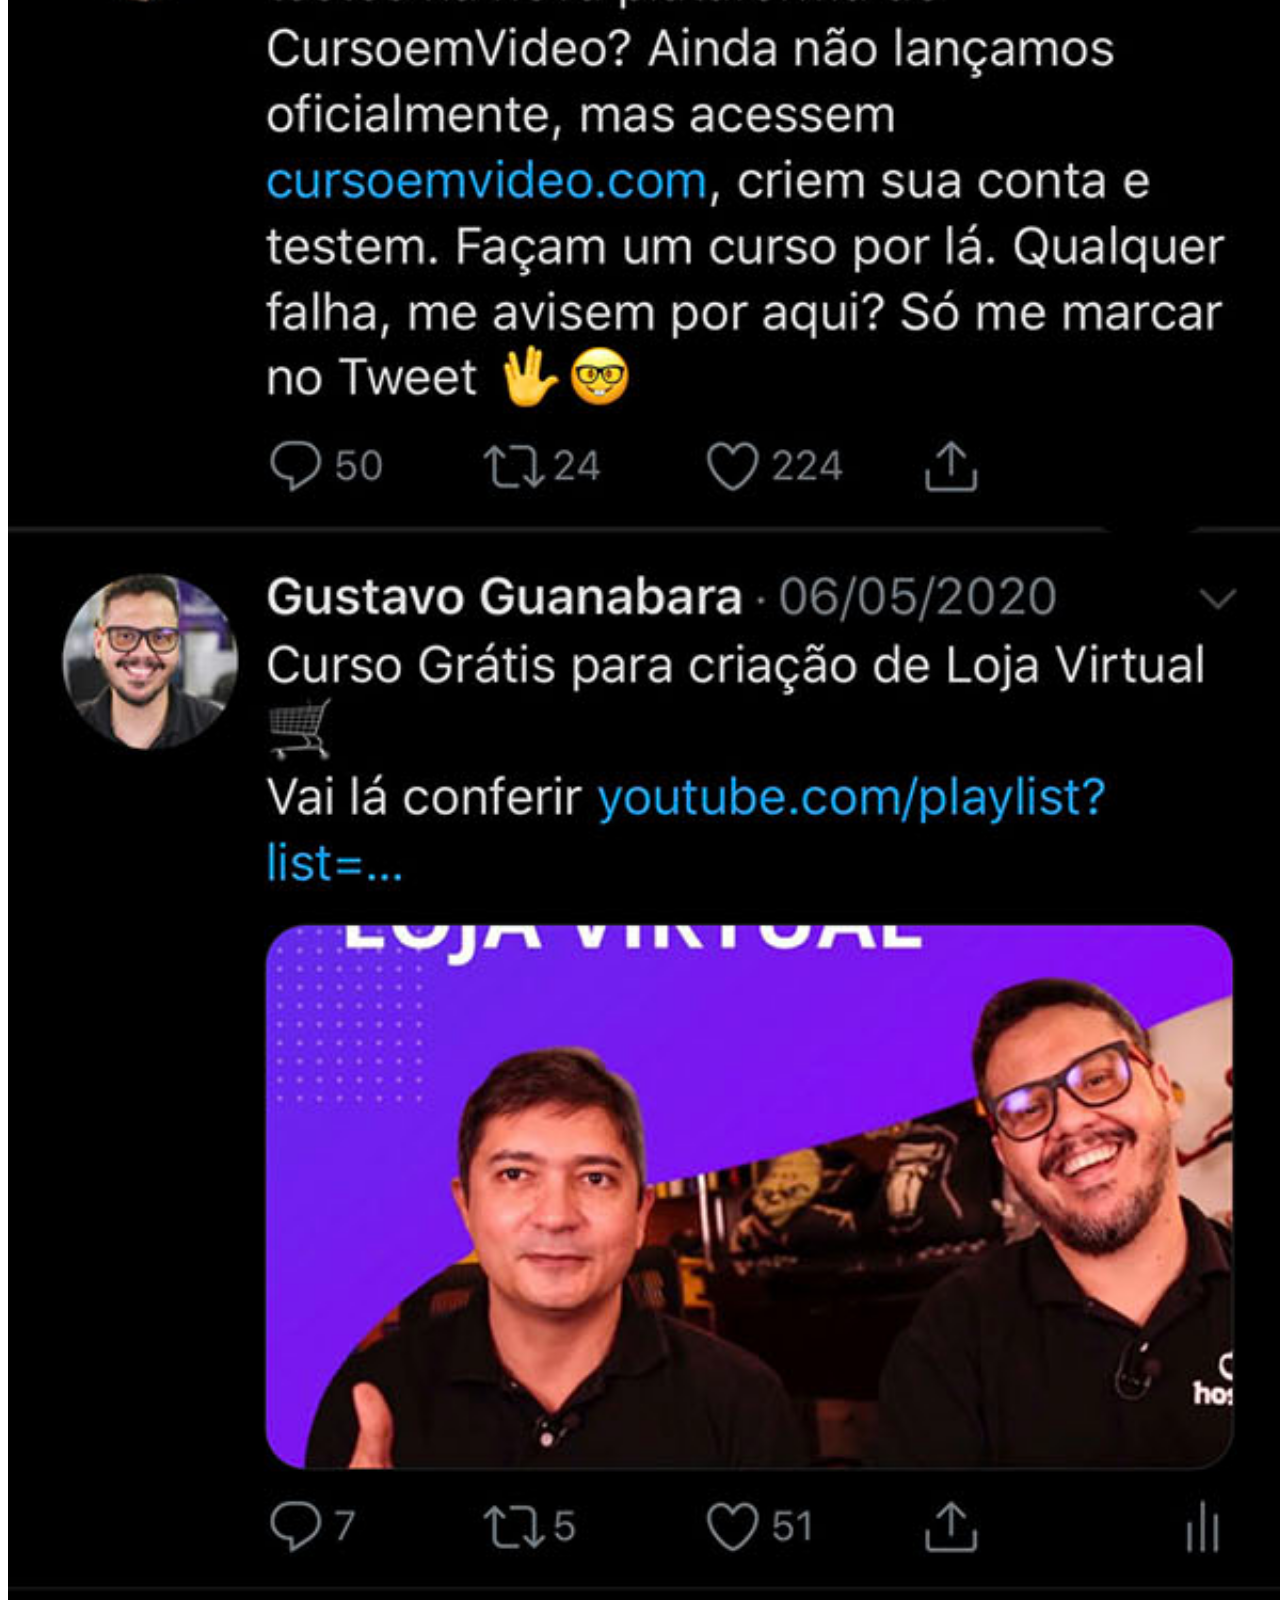
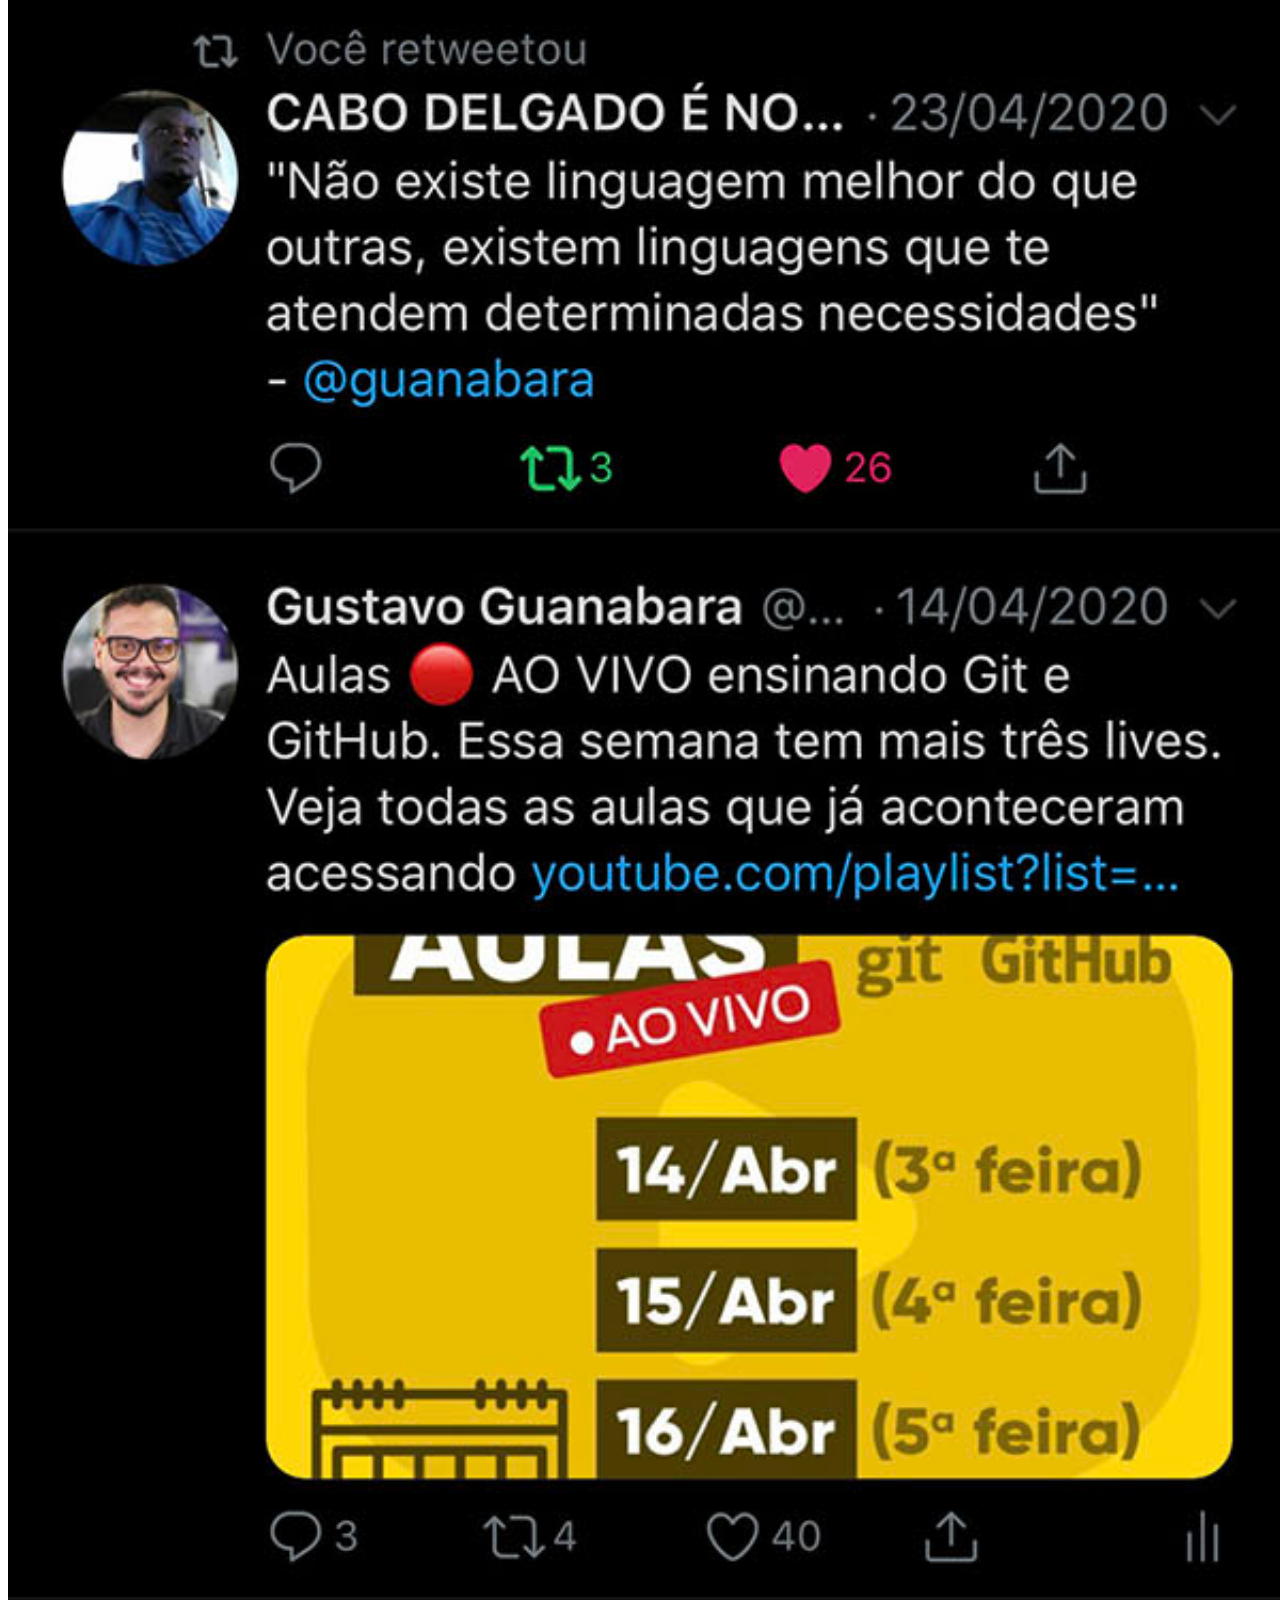
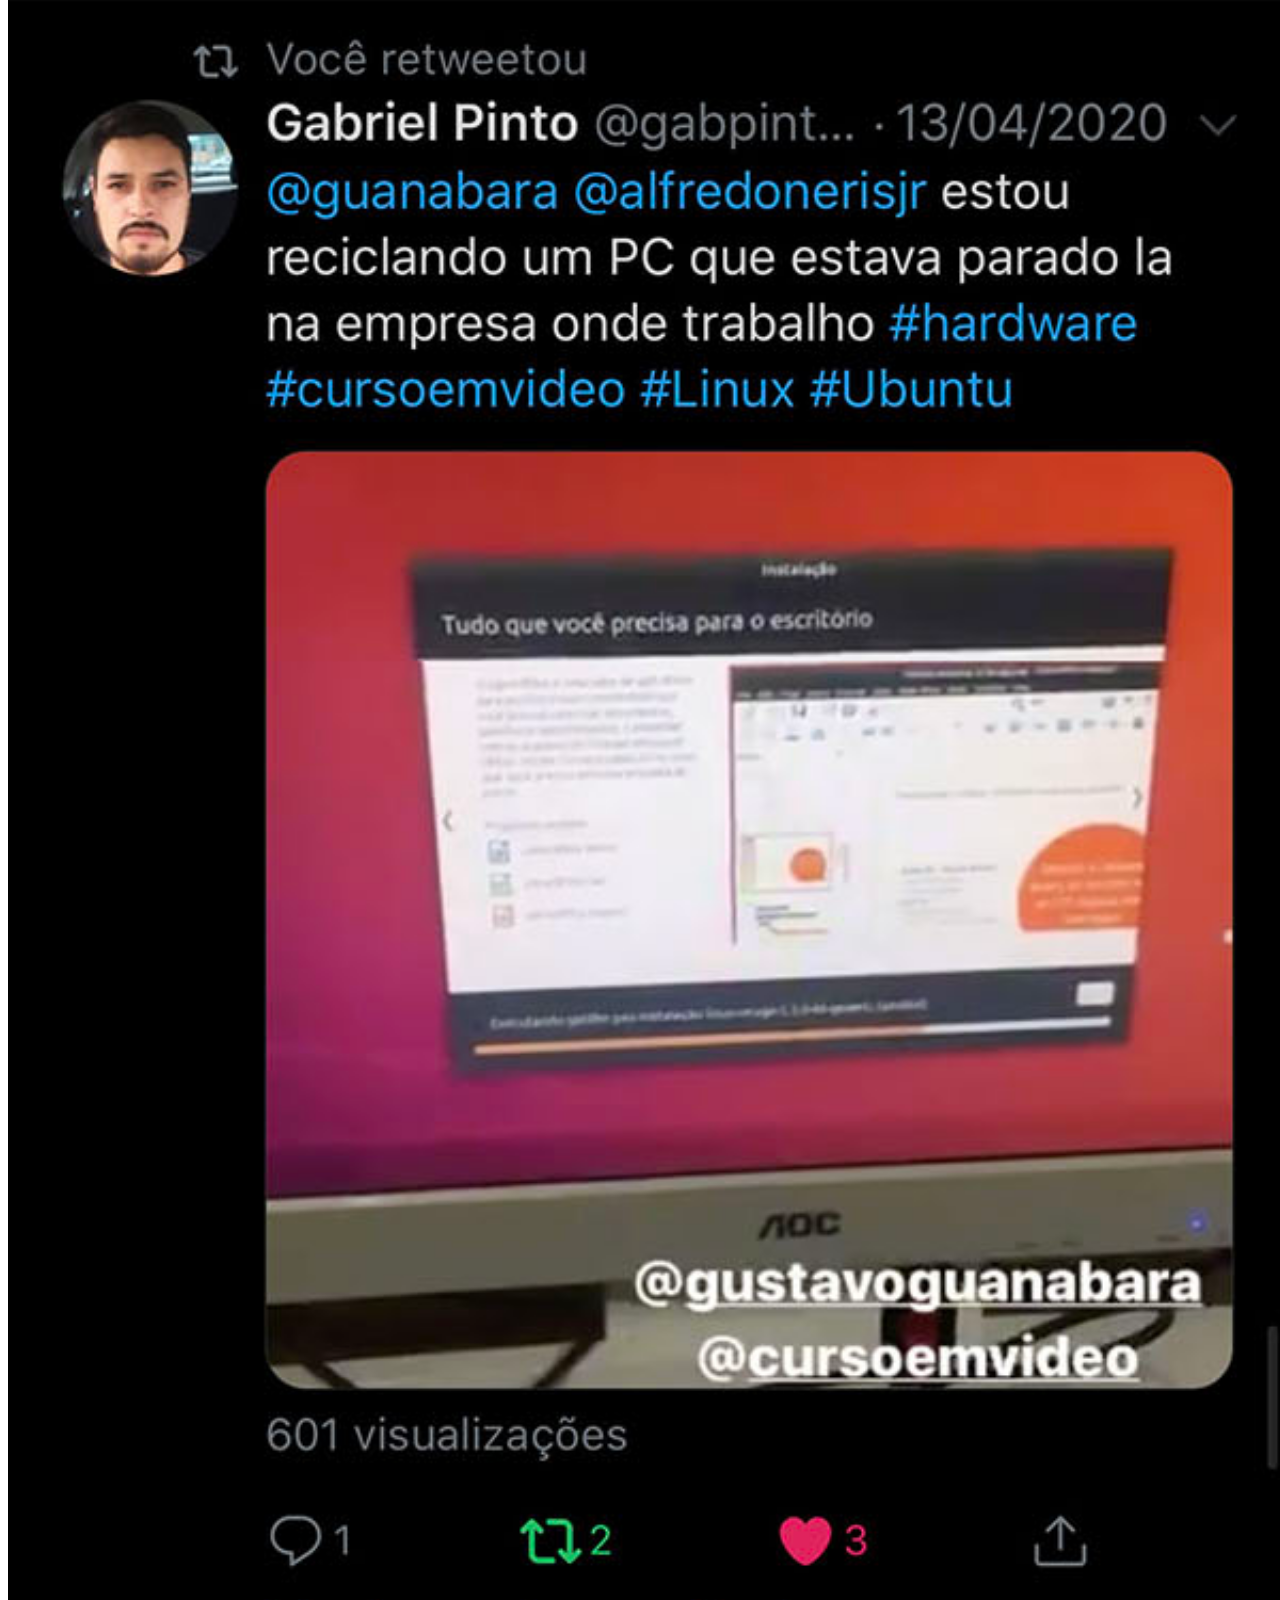
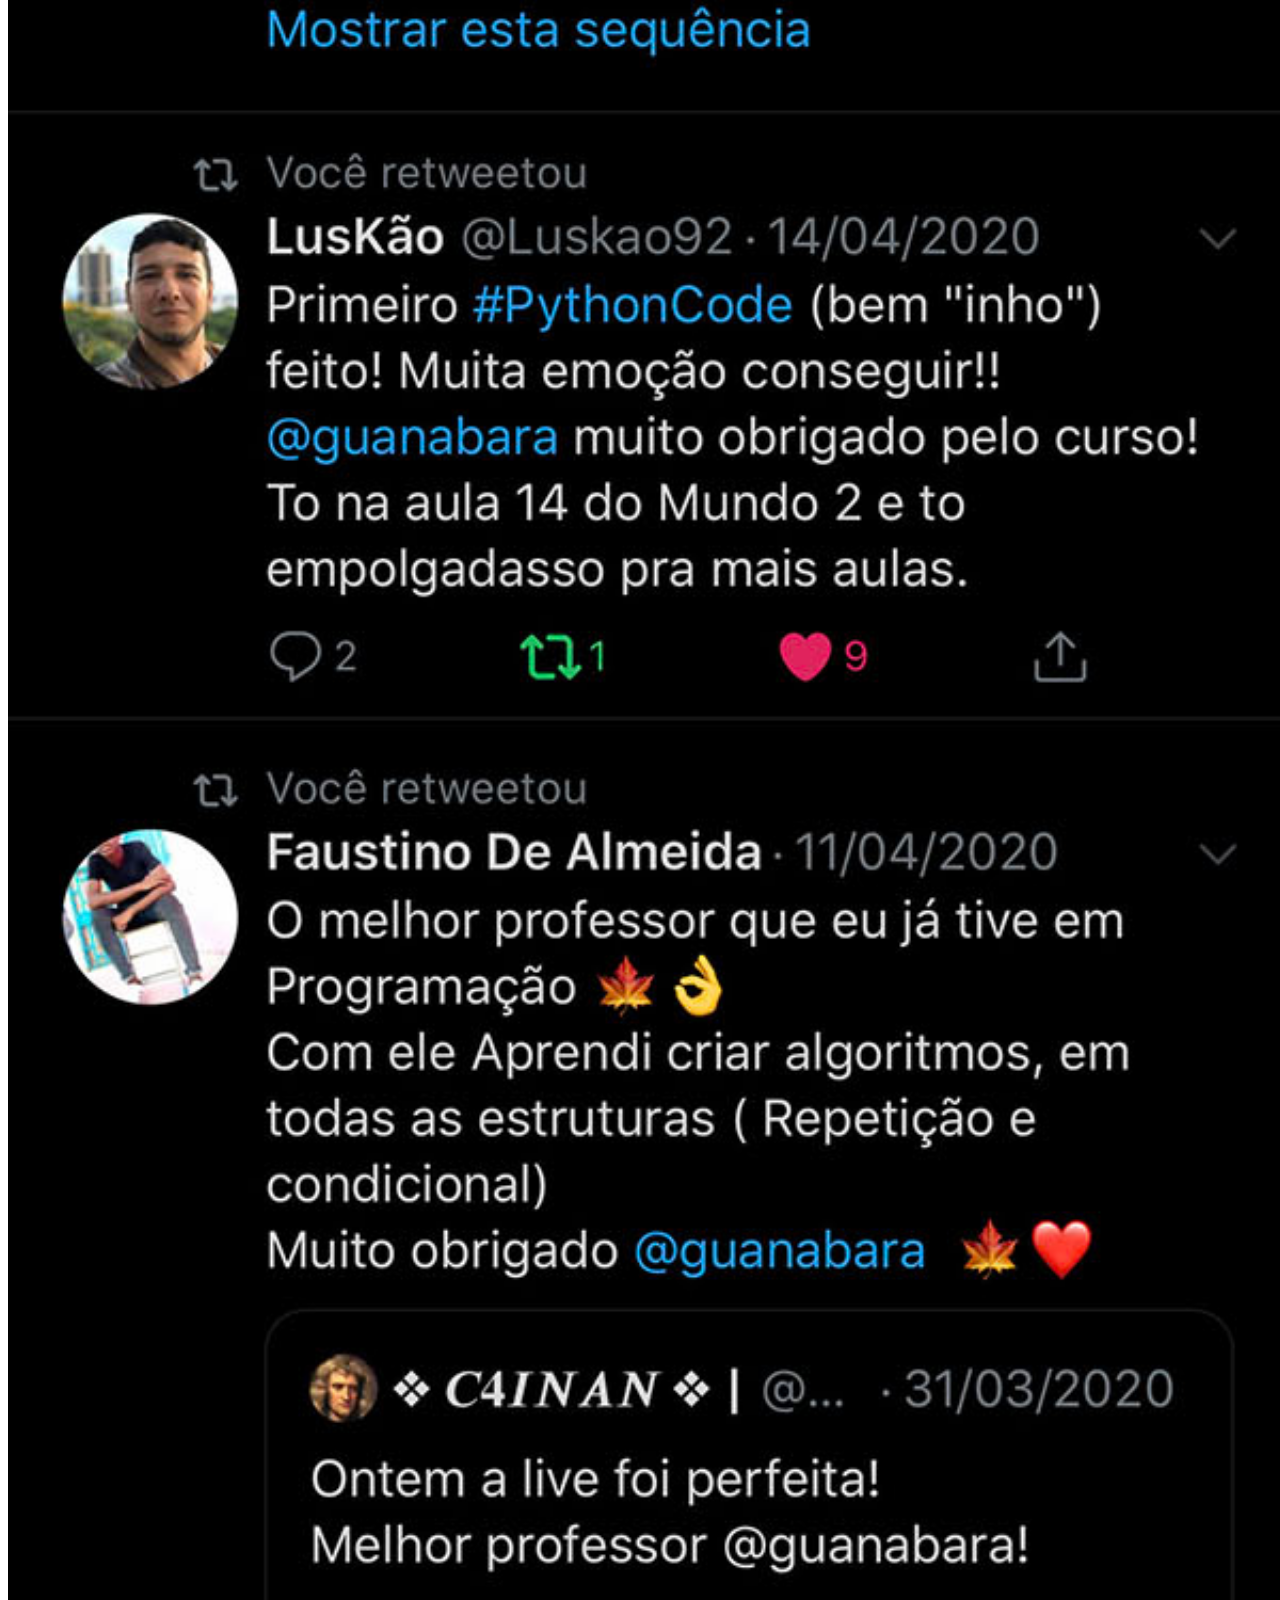
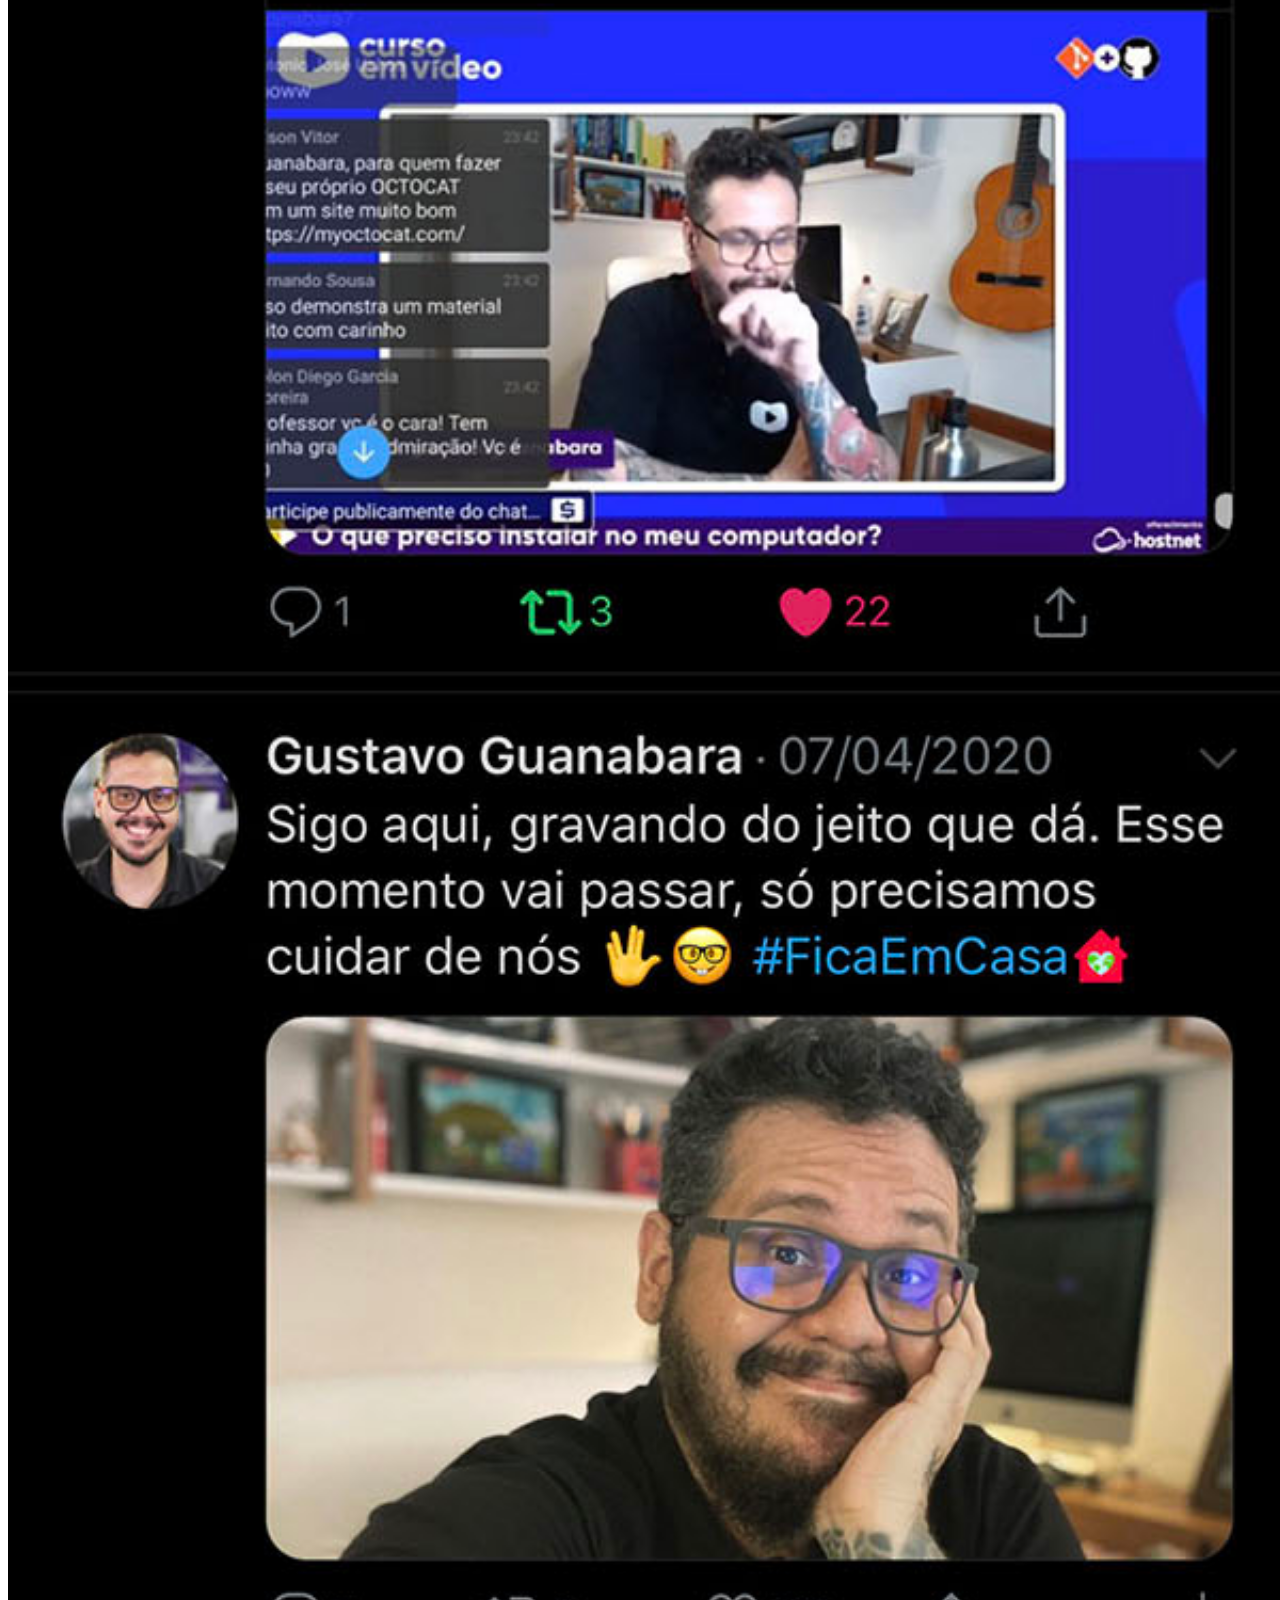
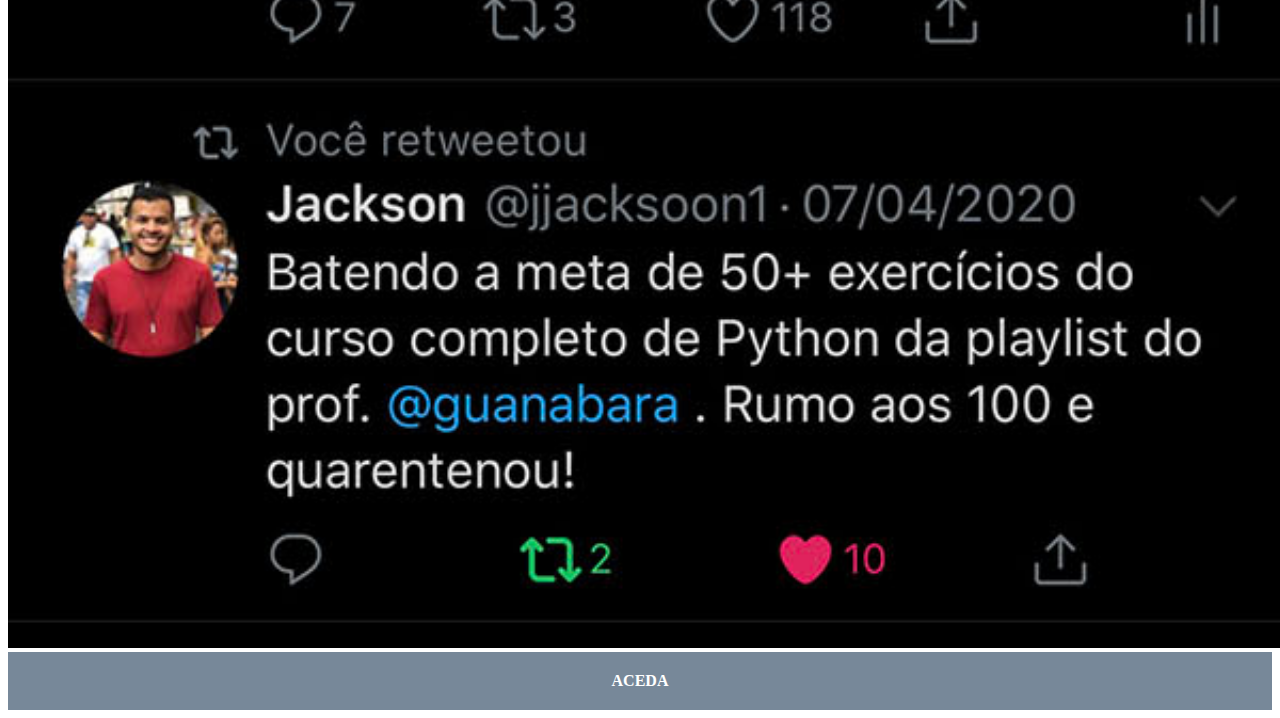
<file: twitter.html>
<!DOCTYPE html>
<html lang="pt-pt">
<head>
    <meta charset="UTF-8">
    <meta http-equiv="X-UA-Compatible" content="IE=edge">
    <meta name="viewport" content="width=device-width, initial-scale=1.0">
    <title>Twitter</title>
    <link rel="stylesheet" href="estilos/social.css">
</head>
<body>
    <img src="imagens/tela-twitter.jpg" alt="Twitter">
    <a href="https://www.twitter.com/" target="_blank">ACEDA</a>
</body>
</html>
</file>
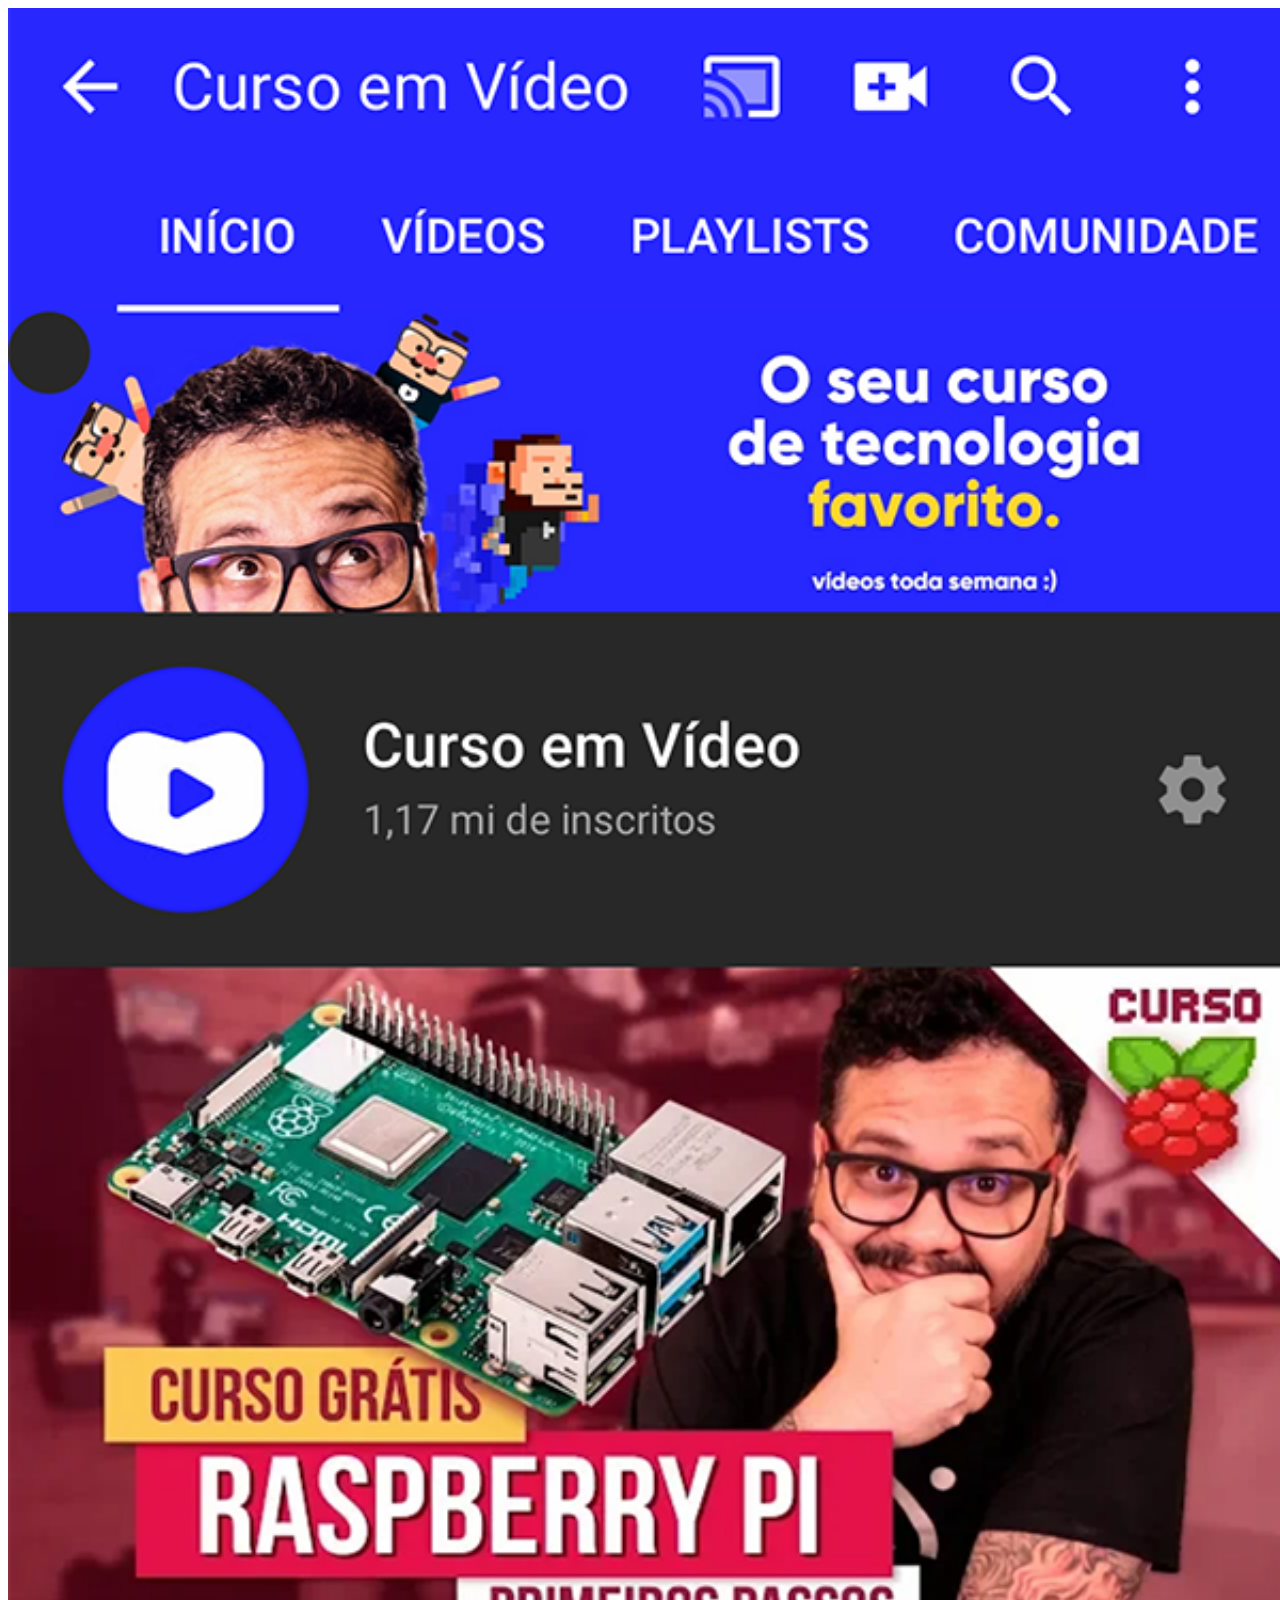
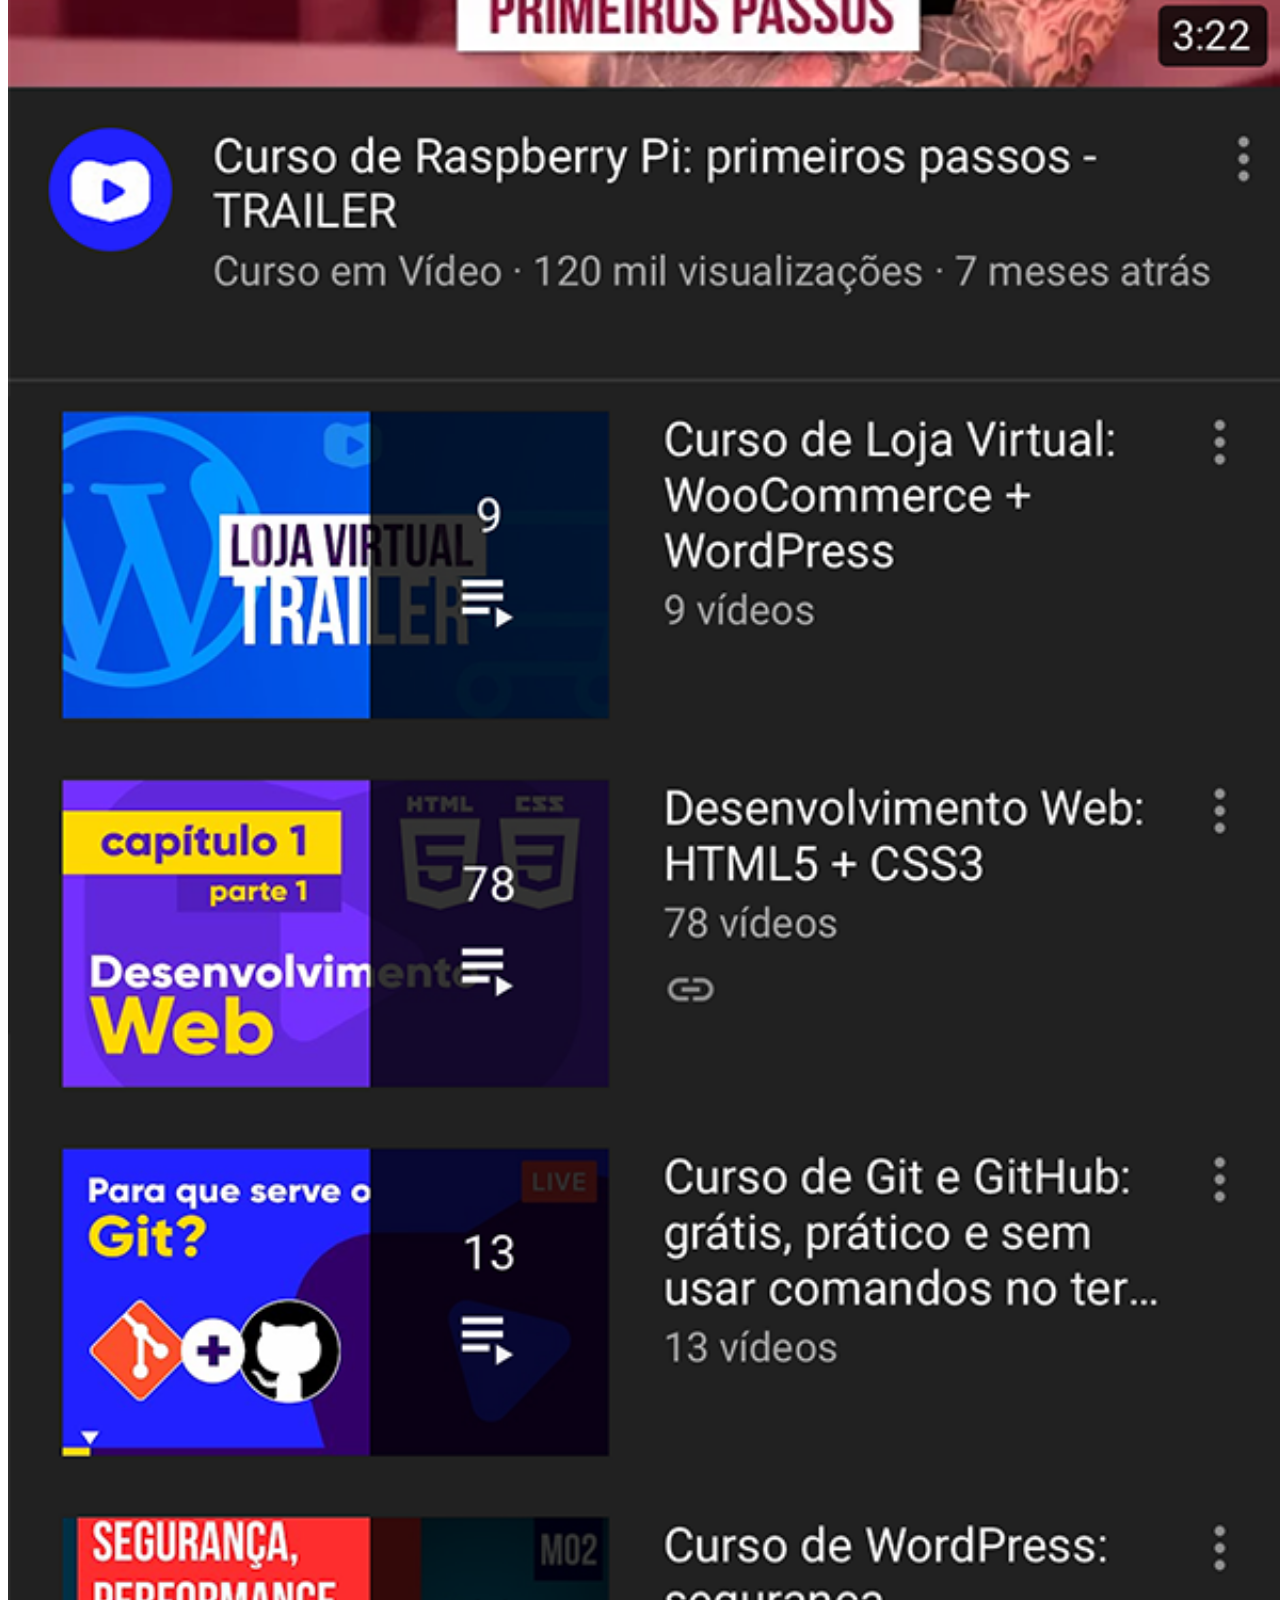
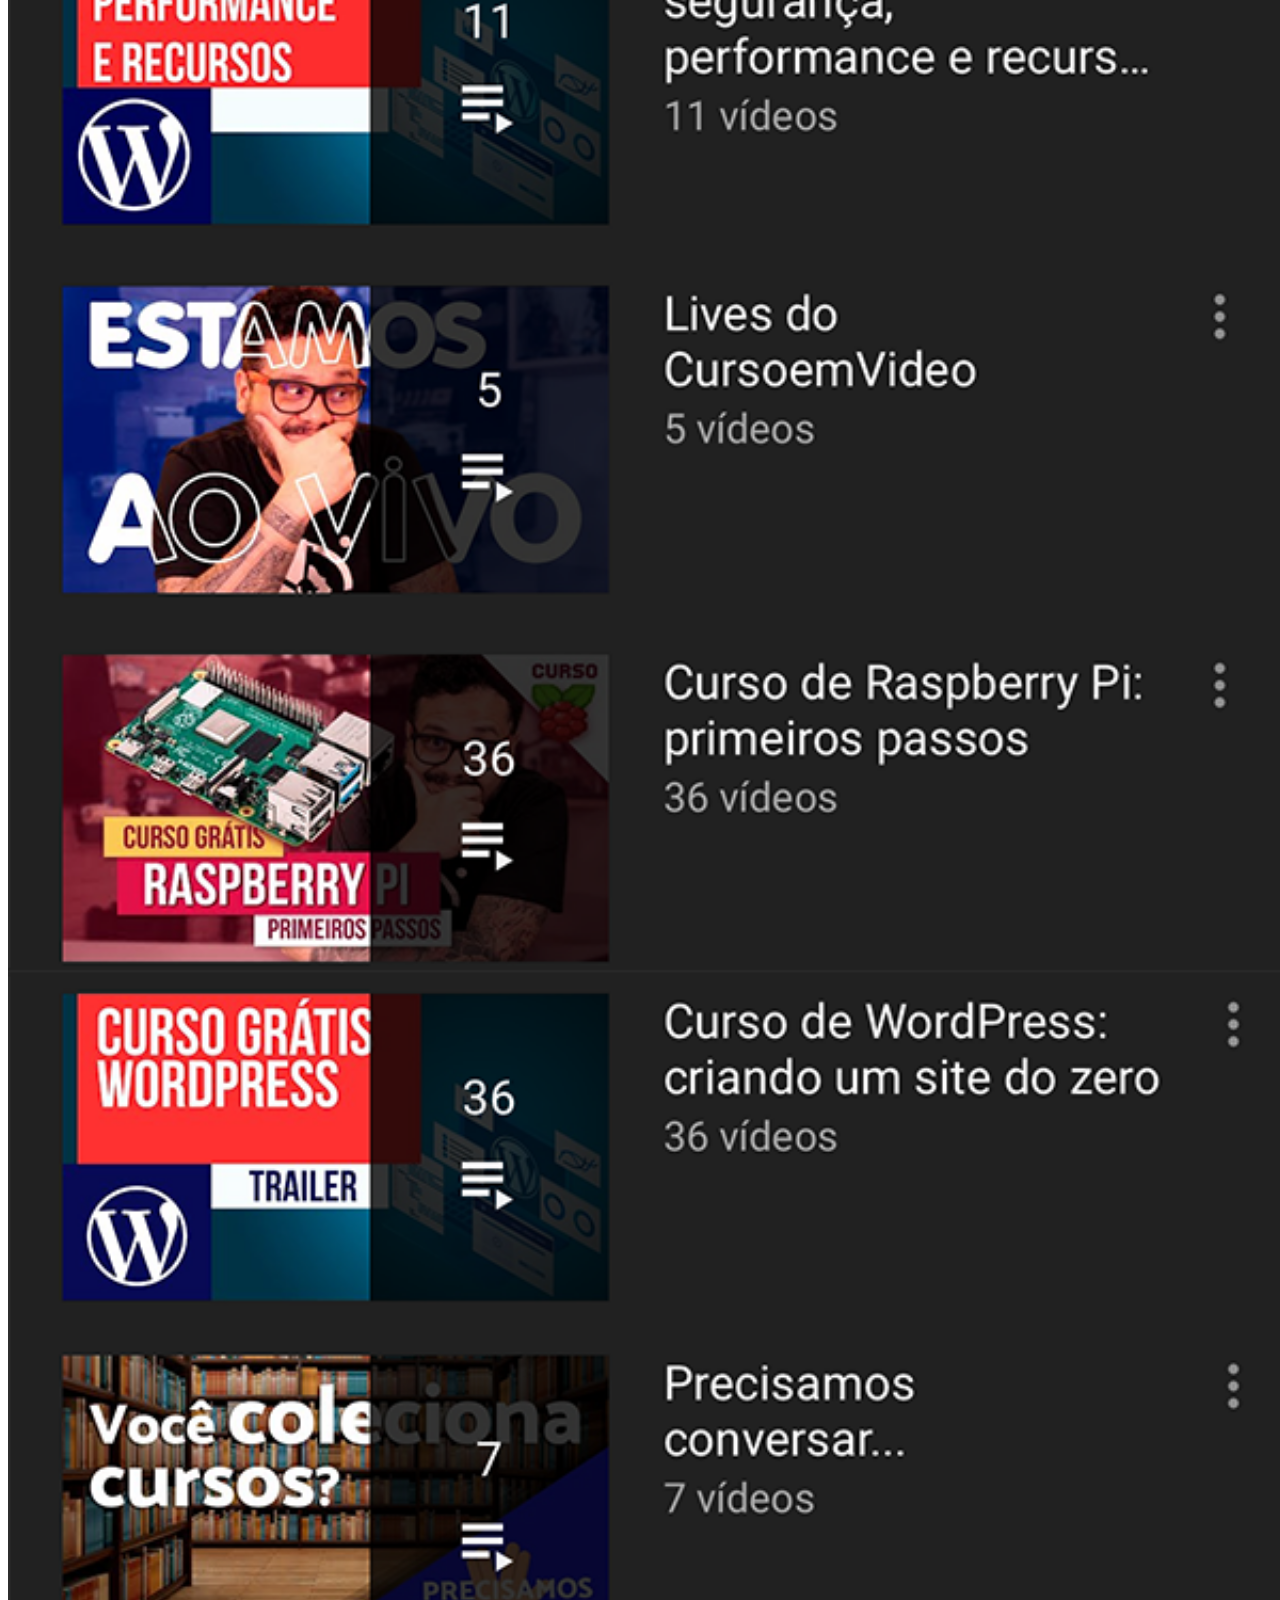
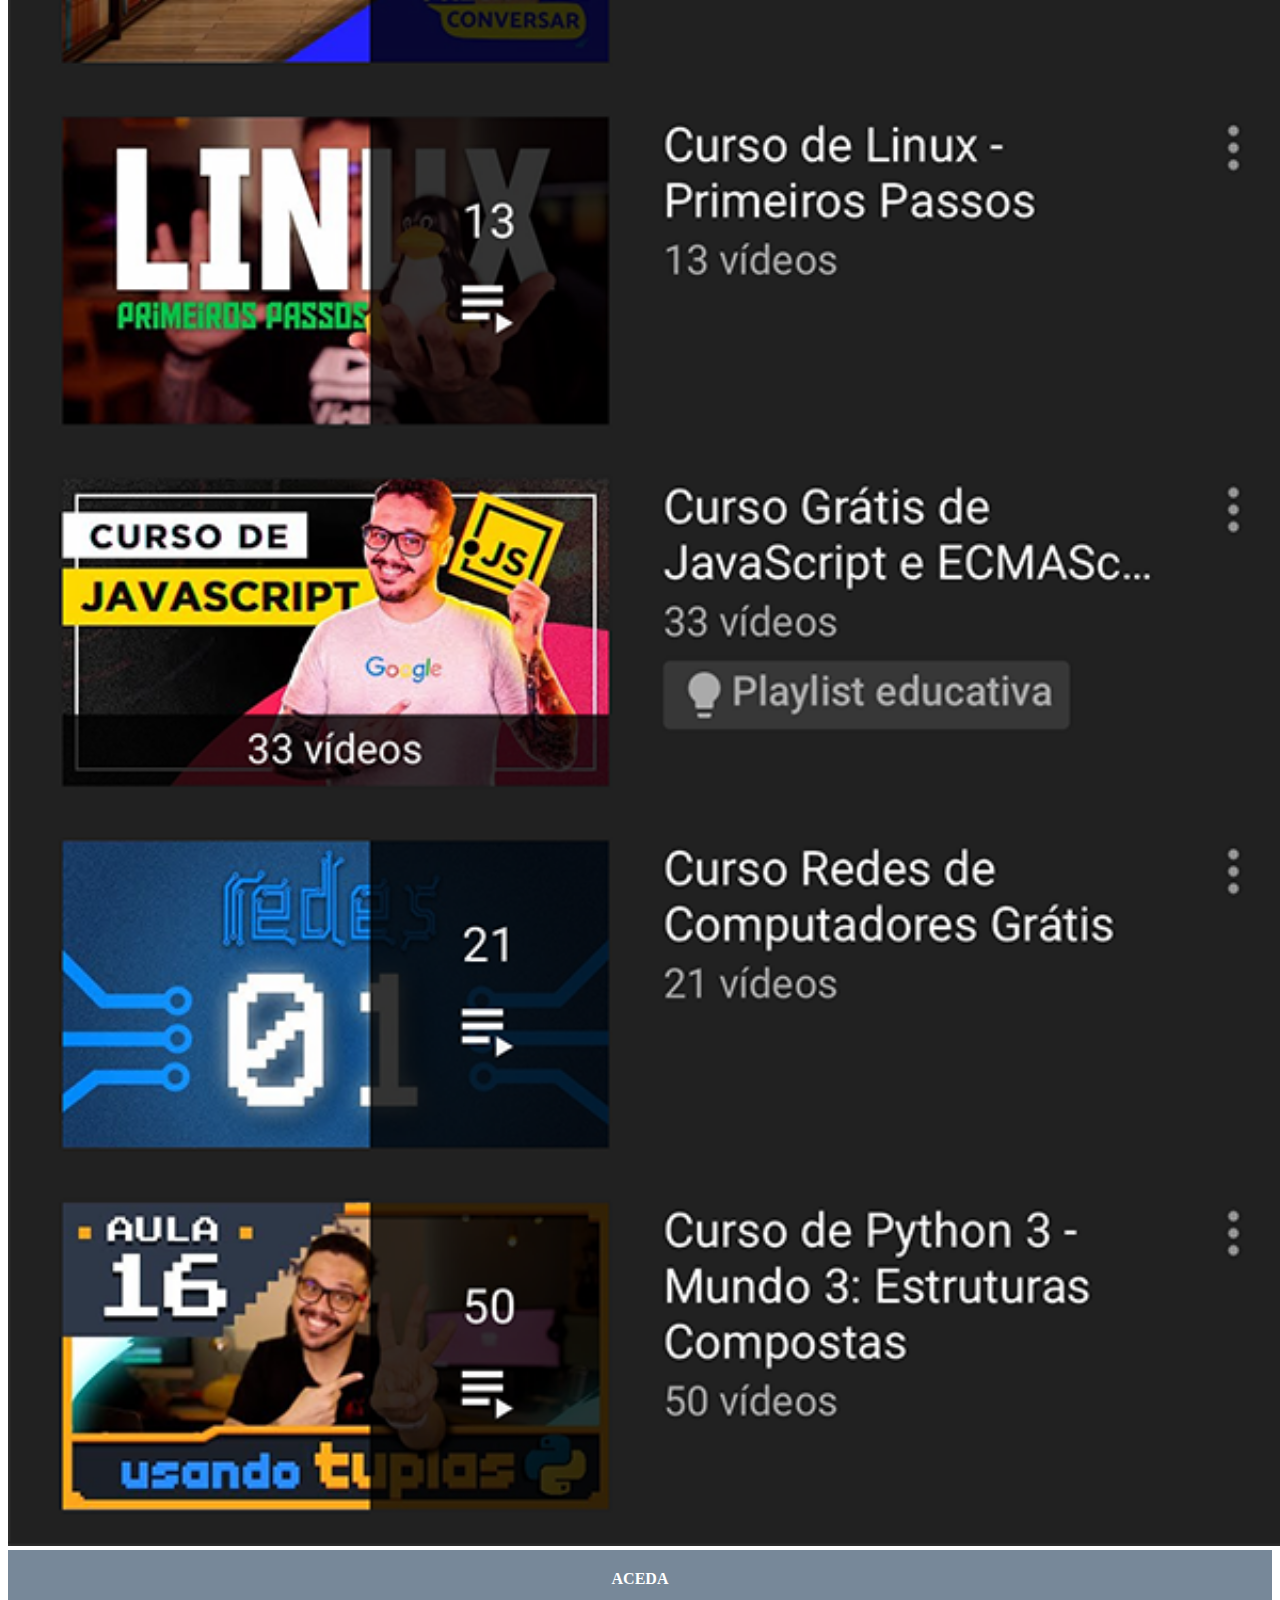
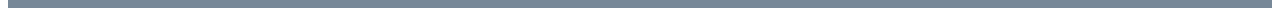
<file: youtube.html>
<!DOCTYPE html>
<html lang="pt-pt">
<head>
    <meta charset="UTF-8">
    <meta http-equiv="X-UA-Compatible" content="IE=edge">
    <meta name="viewport" content="width=device-width, initial-scale=1.0">
    <title>Youtube</title>
    <link rel="stylesheet" href="estilos/social.css">
</head>
<body>
    <img src="imagens/tela-youtube.png" alt="Youtube">
    <a href="https://www.youtube.com/" target="_blank">ACEDA</a>
</body>
</html>
</file>
<file: estilos/styles.css>
@charset "UTF-8";

* {
    padding: 0px;
    margin: 0px;
    font-family: Arial, Helvetica, sans-serif;
}

html, body {
    height: 100vh;
    width: 100vw;
    background-color: black;
}

body {
    background: url('../imagens/fundo-madeira.jpg') no-repeat top center;
    background-size: cover;
    background-attachment: fixed;
}

main {
    position: relative;
    height: 100vh;
}

section#telefone {
    position: absolute;
    top: 50%;
    left: 50%;
    transform: translate(-50%, -50%);
    height: 627px;
    width: 311px;
    background: url('../imagens/frame-iphone.png') no-repeat;
}

iframe#tela {
    position: relative;
    top: 80px;
    left: 22px;
    width: 269px;
    height: 471px;
}

section#redes-sociais {
    text-align: right;
}

section#redes-sociais img {
    width: 50px;
    margin: 10px;
    border-radius: 50%;
    box-shadow: 2px 2px 5px rgba(0, 0, 0, 0.400);
    box-sizing: border-box;
}

section#redes-sociais img:hover {
    border: 2px solid rgba(red, green, blue, 0.640);
    transform: translate(-3px, -3px);
    box-shadow: 5px 5px 10px rgba(0, 0, 0, 0.625);
    transition: transform .3s border 1s;
}
</file>
<file: estilos/social.css>
@charset "utf-8"

*{
    margin: 0px;
    padding: 0px;
    font-family: Arial, Helvetica, sans-serif;
}

::-webkit-scrollbar {
    width: 0px;
    height: 0px;
}

img {
    width: 100vw;
}

a{
    display: block;
    background-color: lightslategrey;
    color: white;
    padding: 20px;
    text-align: center;
    font-weight: bolder;
    text-decoration: none;
}

a:hover{
    background-color: black;
}
</file>
